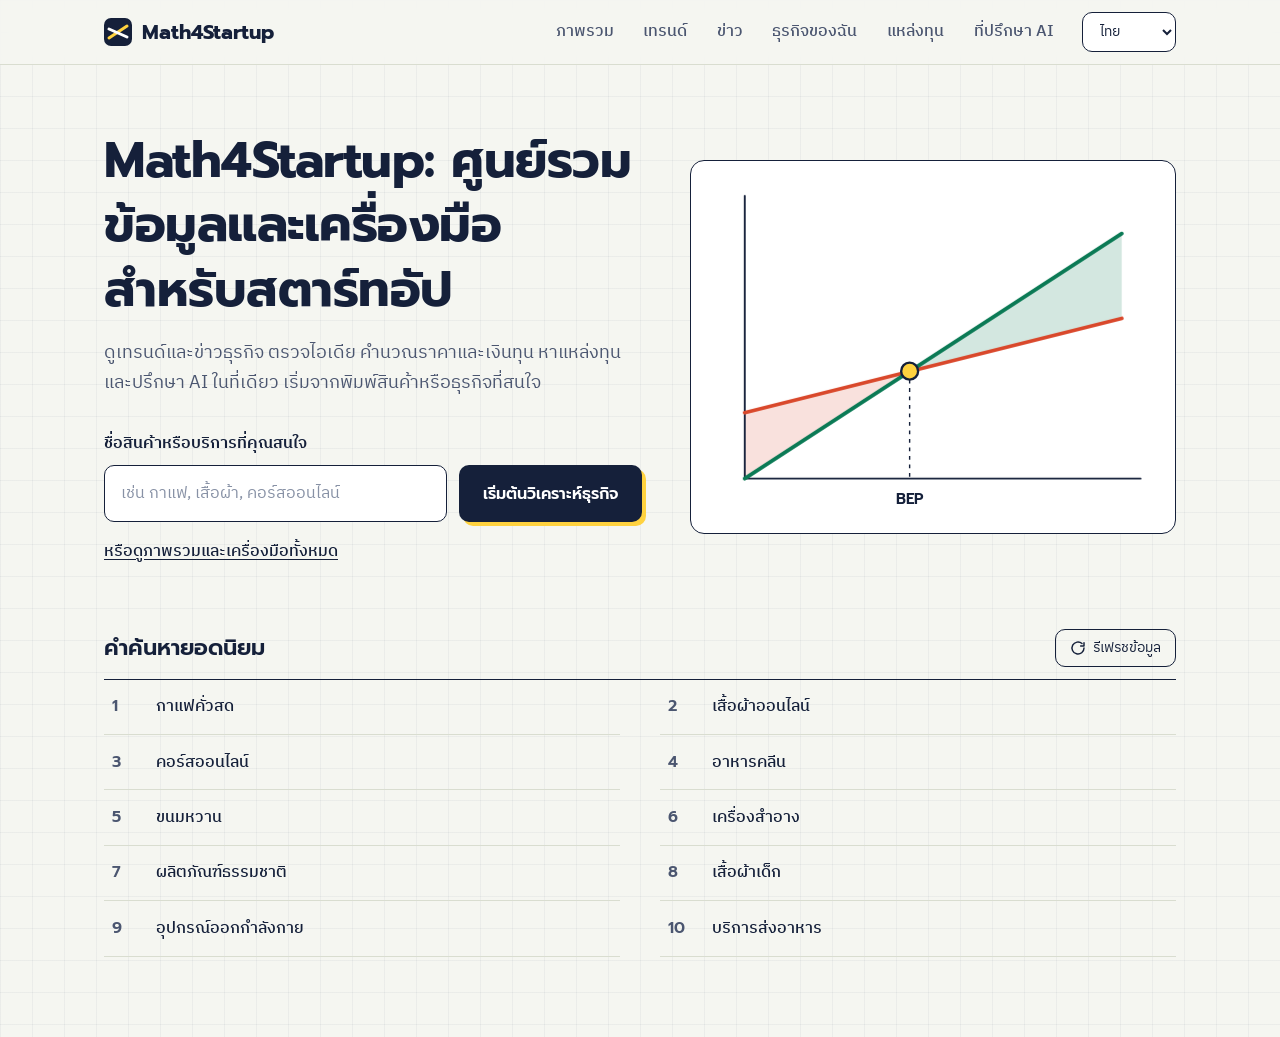
<file: index.html>
<!DOCTYPE html>
<html lang="th">

<head>
<meta charset="UTF-8">
<meta name="viewport" content="width=device-width, initial-scale=1">
<title>Math4Startup: AI-Powered Financial Decision Engine</title>
<link rel="preconnect" href="https://fonts.googleapis.com">
<link rel="preconnect" href="https://fonts.gstatic.com" crossorigin>
<link href="https://fonts.googleapis.com/css2?family=IBM+Plex+Sans+Thai:wght@400;500;600&family=Prompt:wght@500;600;700&display=swap" rel="stylesheet">
<link rel="stylesheet" href="style.css">
</head>

<body>
<header class="site-header">
  <div class="wrap bar">
    <a class="brand" href="index.html">
      <svg width="28" height="28" viewBox="0 0 28 28" aria-hidden="true">
        <rect width="28" height="28" rx="7" fill="#15203A"/>
        <path d="M5 20 L23 8" stroke="#FFD23F" stroke-width="3" stroke-linecap="round"/>
        <path d="M5 11 L23 19" stroke="#fff" stroke-width="3" stroke-linecap="round"/>
      </svg>
      Math4Startup
    </a>
    <nav class="main-nav" aria-label="Main">
        <a href="overview.html" data-i18n="navOverview">ภาพรวม</a>
        <a href="trends.html" data-i18n="navTrends">เทรนด์</a>
        <a href="news.html" data-i18n="navNews">ข่าว</a>
        <a href="mybiz.html" data-i18n="navMybiz">ธุรกิจของฉัน</a>
        <a href="funding.html" data-i18n="navFunding">แหล่งทุน</a>
        <a href="advisor.html" data-i18n="navAdvisor">ที่ปรึกษา AI</a>
      </nav>
      <div class="lang">
      <select id="languageSelect" onchange="setLanguage(this.value)" aria-label="Language">
        <option value="th" data-i18n="langThai">ไทย</option>
        <option value="en" data-i18n="langEnglish">English</option>
      </select>
    </div>
  </div>
</header>

<main class="wrap">
  <section class="hero">
    <div>
      <h1 data-i18n="heroTitle">Math4Startup: AI-Powered Financial Decision Engine</h1>
      <p class="hero-sub" data-i18n="heroSubtitle">เริ่มต้นด้วยการเลือกสินค้าที่คุณสนใจ หรือดูแนวโน้มสินค้าขายดีในตลาด</p>

      <div class="start">
        <label for="productName" data-i18n="labelProduct">ชื่อสินค้าหรือธุรกิจคุณสนใจ</label>
        <div class="start-row">
          <input class="field" type="text" id="productName" placeholder="เช่น กาแฟ, เสื้อผ้า, คอร์สออนไลน์" data-i18n-placeholder="productPlaceholder">
          <button class="btn" onclick="startAnalysis()" data-i18n="btnStart">เริ่มต้นวิเคราะห์ธุรกิจ</button>
        </div>
        <p class="hero-links"><a href="overview.html" data-i18n="exploreAll">หรือดูภาพรวมและเครื่องมือทั้งหมด</a></p>
      </div>
    </div>

    <figure class="sheet hero-chart" aria-hidden="true">
      <svg viewBox="0 0 480 360">
        <polygon class="zone" points="40,250 215,206 40,320" fill="#D9482B" fill-opacity=".16"/>
        <polygon class="zone" points="215,206 440,150 440,60" fill="#0B7A55" fill-opacity=".18"/>
        <g stroke="#15203A" stroke-width="2" stroke-linecap="round">
          <line x1="40" y1="20" x2="40" y2="320"/>
          <line x1="40" y1="320" x2="460" y2="320"/>
        </g>
        <line class="draw" pathLength="1" x1="40" y1="250" x2="440" y2="150" stroke="#D9482B" stroke-width="4" stroke-linecap="round"/>
        <line class="draw" pathLength="1" x1="40" y1="320" x2="440" y2="60" stroke="#0B7A55" stroke-width="4" stroke-linecap="round"/>
        <g class="bep">
          <line x1="215" y1="215" x2="215" y2="320" stroke="#15203A" stroke-width="1.5" stroke-dasharray="4 5"/>
          <circle cx="215" cy="206" r="9" fill="#FFD23F" stroke="#15203A" stroke-width="2.5"/>
          <text x="215" y="347" text-anchor="middle" font-family="Prompt, sans-serif" font-weight="600" font-size="16" fill="#15203A">BEP</text>
        </g>
      </svg>
    </figure>
  </section>

  <section class="trending">
    <div class="section-head">
      <h2 data-i18n="trendingTitle">ธุรกิจแนะนำในช่วงนี้จาก AI</h2>
      <button class="ghost-btn" id="refreshBtn" onclick="refreshTrending()">
        <svg width="16" height="16" viewBox="0 0 24 24" fill="none" stroke="currentColor" stroke-width="2.2" stroke-linecap="round" stroke-linejoin="round" aria-hidden="true"><path d="M21 12a9 9 0 1 1-3-6.7"/><path d="M21 4v5h-5"/></svg>
        <span data-i18n="refreshBtn">รีเฟรชข้อมูล</span>
      </button>
    </div>
    <ol class="trend-list" id="trendingGrid"><!-- ข้อมูลจะถูกโหลดด้วย JavaScript --></ol>
  </section>
</main>

<script src="i18n.js"></script>
<script>

const fallbackTrends = [
  "กาแฟคั่วสด", "เสื้อผ้าออนไลน์", "คอร์สออนไลน์", "อาหารคลีน", "ขนมหวาน",
  "เครื่องสำอาง", "ผลิตภัณฑ์ธรรมชาติ", "เสื้อผ้าเด็ก", "อุปกรณ์ออกกำลังกาย", "บริการส่งอาหาร"
];

const grid = document.getElementById('trendingGrid');
const refreshBtn = document.getElementById('refreshBtn');
const productInput = document.getElementById('productName');

function getLang() { return localStorage.getItem("language") || "th"; }

function escapeHtml(s) {
  return String(s).replace(/[&<>"']/g, c => ({ '&': '&amp;', '<': '&lt;', '>': '&gt;', '"': '&quot;', "'": '&#39;' }[c]));
}

function showSkeleton() {
  grid.innerHTML = '<li class="skeleton"></li>'.repeat(10);
}

async function loadTrendingProductsFromAPI() {
  refreshBtn.disabled = true;
  showSkeleton();
  const controller = new AbortController();
  const timer = setTimeout(() => controller.abort(), 10000);
  try {
    const response = await fetch('https://pytrends-api-qu8c.onrender.com//api/trends', { signal: controller.signal });
    const data = await response.json();

    if (!data.trends || data.trends.length === 0) throw new Error("ไม่มีข้อมูล trends");
    renderTrends(data.trends.slice(0, 10));
  } catch (error) {
    console.error("❌ โหลดเทรนด์ล้มเหลว:", error);
    renderTrends(fallbackTrends);
  } finally {
    clearTimeout(timer);
    refreshBtn.disabled = false;
  }
}

function renderTrends(trendList) {
  grid.innerHTML = trendList.map((name, index) => `
    <li>
      <button type="button" class="trend-row" data-name="${escapeHtml(name)}">
        <span class="rank">${index + 1}</span>
        <span class="name">${escapeHtml(name)}</span>
      </button>
    </li>
  `).join('');
}

grid.addEventListener('click', e => {
  const row = e.target.closest('.trend-row');
  if (row) selectProduct(row.dataset.name, row);
});

function selectProduct(productName, row) {
  productInput.value = productName;
  grid.querySelectorAll('.trend-row.is-selected').forEach(el => el.classList.remove('is-selected'));
  if (row) row.classList.add('is-selected');
  const calm = window.matchMedia('(prefers-reduced-motion: reduce)').matches;
  productInput.scrollIntoView({ behavior: calm ? 'auto' : 'smooth', block: 'center' });
  productInput.focus({ preventScroll: true });
}

function refreshTrending() {
  loadTrendingProductsFromAPI();
}

function startAnalysis() {
  const lang = getLang();
  const productName = productInput.value.trim();
  if (!productName) {
    const alertMsg = lang === "th" ? "กรุณากรอกชื่อสินค้าหรือบริการ" : "Please enter product or service name";
    alert(alertMsg);
    return;
  }
  localStorage.setItem('selectedProduct', productName);
  window.location.href = 'mybiz.html';
}

productInput.addEventListener('keydown', e => { if (e.key === 'Enter') startAnalysis(); });
document.getElementById('languageSelect').value = getLang();

// เรียกตอนโหลดหน้า
loadTrendingProductsFromAPI();
</script>
</body>

</html>
</file>
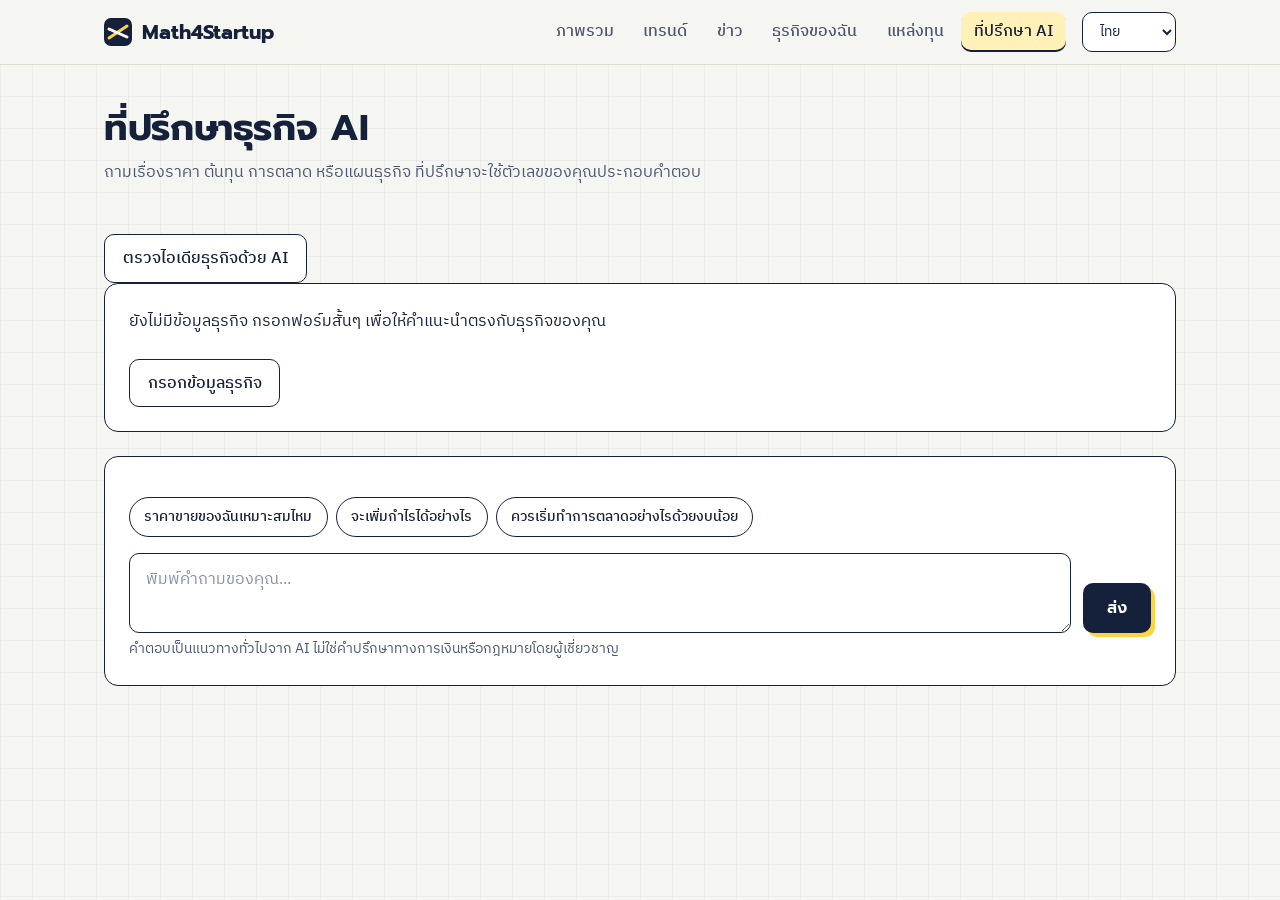
<file: advisor.html>
<!DOCTYPE html>
<html lang="th">

<head>
  <meta charset="UTF-8">
  <title>ที่ปรึกษาธุรกิจ AI</title>
  <meta name="viewport" content="width=device-width, initial-scale=1">
  <link rel="preconnect" href="https://fonts.googleapis.com">
  <link rel="preconnect" href="https://fonts.gstatic.com" crossorigin>
  <link href="https://fonts.googleapis.com/css2?family=IBM+Plex+Sans+Thai:wght@400;500;600&family=Prompt:wght@500;600;700&display=swap" rel="stylesheet">
  <link rel="stylesheet" href="style.css">
  <link rel="stylesheet" href="dashboard.css">
</head>

<body>
  <header class="site-header">
    <div class="wrap bar">
      <a class="brand" href="index.html">
        <svg width="28" height="28" viewBox="0 0 28 28" aria-hidden="true">
          <rect width="28" height="28" rx="7" fill="#15203A"/>
          <path d="M5 20 L23 8" stroke="#FFD23F" stroke-width="3" stroke-linecap="round"/>
          <path d="M5 11 L23 19" stroke="#fff" stroke-width="3" stroke-linecap="round"/>
        </svg>
        Math4Startup
      </a>
      <nav class="main-nav" aria-label="Main">
        <a href="overview.html" data-i18n="navOverview">ภาพรวม</a>
        <a href="trends.html" data-i18n="navTrends">เทรนด์</a>
        <a href="news.html" data-i18n="navNews">ข่าว</a>
        <a href="mybiz.html" data-i18n="navMybiz">ธุรกิจของฉัน</a>
        <a href="funding.html" data-i18n="navFunding">แหล่งทุน</a>
        <a href="advisor.html" data-i18n="navAdvisor" aria-current="page">ที่ปรึกษา AI</a>
      </nav>
      <div class="lang">
        <select id="languageSelect" onchange="setLanguage(this.value)" aria-label="Language">
          <option value="th" data-i18n="langThai">ไทย</option>
          <option value="en" data-i18n="langEnglish">English</option>
        </select>
      </div>
    </div>
  </header>

  <main class="container">
    <div class="header">
      <h1 data-i18n="advisorTitle">ที่ปรึกษาธุรกิจ AI</h1>
      <p data-i18n="advisorSubtitle">ถามเรื่องราคา ต้นทุน การตลาด หรือแผนธุรกิจ ที่ปรึกษาจะใช้ตัวเลขของคุณประกอบคำตอบ</p>
    </div>

    <p><a class="nav-link" href="idea.html" data-i18n="ideaLink">ตรวจไอเดียธุรกิจด้วย AI</a></p>

    <section class="section-card" id="ctxCard"></section>

    <section class="section-card">
      <div class="chat-log" id="chatLog" aria-live="polite"></div>

      <div class="starters" id="starters">
        <button type="button" class="chip" data-i18n="advisorStarter1">ราคาขายของฉันเหมาะสมไหม</button>
        <button type="button" class="chip" data-i18n="advisorStarter2">จะเพิ่มกำไรได้อย่างไร</button>
        <button type="button" class="chip" data-i18n="advisorStarter3">ควรเริ่มทำการตลาดอย่างไรด้วยงบน้อย</button>
      </div>

      <form class="chat-form" id="chatForm">
        <textarea id="chatInput" class="field" rows="2" maxlength="1000" aria-label="Message"
          placeholder="พิมพ์คำถามของคุณ..." data-i18n-placeholder="advisorPlaceholder"></textarea>
        <button type="submit" data-i18n="advisorSend">ส่ง</button>
      </form>
      <p class="help-text" data-i18n="advisorDisclaimer">คำตอบเป็นแนวทางทั่วไปจาก AI ไม่ใช่คำปรึกษาทางการเงินหรือกฎหมายโดยผู้เชี่ยวชาญ</p>
    </section>
  </main>

  <script src="i18n.js"></script>
  <script>
    const log = document.getElementById('chatLog');
    const form = document.getElementById('chatForm');
    const input = document.getElementById('chatInput');
    const starters = document.getElementById('starters');
    const ctxCard = document.getElementById('ctxCard');
    let history = [];
    let busy = false;

    const lang = () => localStorage.getItem('language') || 'th';
    const t = key => getTranslation(key);
    const esc = s => String(s).replace(/[&<>"']/g, c => ({ '&': '&amp;', '<': '&lt;', '>': '&gt;', '"': '&quot;', "'": '&#39;' }[c]));
    const fmt = n => Number(n).toLocaleString('th-TH', { maximumFractionDigits: 1 });

    function loadBiz() {
      try {
        const d = JSON.parse(localStorage.getItem('businessData') || 'null');
        if (d && d.price > 0 && d.cost >= 0 && d.units >= 0 && d.expense >= 0) return d;
      } catch (e) { }
      return null;
    }

    function renderContext() {
      const wasChecked = !document.getElementById('useCtx') || document.getElementById('useCtx').checked;
      const biz = loadBiz();
      if (!biz) {
        ctxCard.innerHTML = `<p>${esc(t('advisorNoContext'))}</p><a class="nav-link" href="mybiz.html">${esc(t('advisorNoContextLink'))}</a>`;
        return;
      }
      const unit = biz.price - biz.cost;
      const profit = unit * biz.units - biz.expense;
      const be = unit > 0 ? Math.ceil(biz.expense / unit) : '-';
      const margin = biz.price * biz.units > 0 ? profit / (biz.price * biz.units) * 100 : 0;
      ctxCard.innerHTML = `
        <h3 class="card-title">${esc(t('advisorContextTitle'))}: <span>${esc(biz.productName)}</span></h3>
        <div class="metrics-grid">
          <div class="metric-card"><div class="metric-value">${fmt(biz.price * biz.units)} ฿</div><div class="metric-label">${esc(t('monthlyRevenue'))}</div></div>
          <div class="metric-card"><div class="metric-value ${profit >= 0 ? 'positive' : 'negative'}">${fmt(profit)} ฿</div><div class="metric-label">${esc(t('monthlyProfit'))}</div></div>
          <div class="metric-card"><div class="metric-value">${margin.toFixed(1)}%</div><div class="metric-label">${esc(t('profitMargin'))}</div></div>
          <div class="metric-card"><div class="metric-value">${be}</div><div class="metric-label">${esc(t('breakeven'))}</div></div>
        </div>
        <label class="check"><input type="checkbox" id="useCtx" ${wasChecked ? 'checked' : ''}> ${esc(t('advisorUseContext'))}</label>`;
    }

    function addMsg(role, text, pending) {
      const el = document.createElement('div');
      el.className = 'msg ' + (role === 'user' ? 'msg-user' : 'msg-ai') + (pending ? ' pending' : '');
      el.textContent = text;
      log.appendChild(el);
      el.scrollIntoView({ block: 'nearest', behavior: 'smooth' });
      return el;
    }

    async function send(text) {
      text = text.trim();
      if (!text || busy) return;
      busy = true;
      starters.hidden = true;
      input.value = '';
      addMsg('user', text);
      history.push({ role: 'user', content: text });
      const pending = addMsg('assistant', t('advisorThinking'), true);

      try {
        const biz = loadBiz();
        const useCtx = document.getElementById('useCtx');
        const context = (biz && useCtx && useCtx.checked)
          ? { productName: biz.productName, price: biz.price, cost: biz.cost, units: biz.units, expense: biz.expense }
          : null;
        const res = await fetch('/api/advisor', {
          method: 'POST',
          headers: { 'Content-Type': 'application/json' },
          body: JSON.stringify({ messages: history.slice(-10), lang: lang(), context })
        });
        if (!(res.headers.get('content-type') || '').includes('json')) throw new Error('not_configured');
        const data = await res.json();
        if (!res.ok || !data.reply) throw new Error(data.error || 'error');
        pending.textContent = data.reply;
        pending.classList.remove('pending');
        history.push({ role: 'assistant', content: data.reply });
      } catch (err) {
        console.error(err);
        pending.textContent = err.message === 'not_configured' ? t('aiNotReady') : t('advisorError');
        pending.classList.remove('pending');
        pending.classList.add('error');
        history.pop(); // drop the unanswered question so a retry doesn't duplicate it
      }
      busy = false;
    }

    form.addEventListener('submit', e => { e.preventDefault(); send(input.value); });
    input.addEventListener('keydown', e => {
      if (e.key === 'Enter' && !e.shiftKey && !e.isComposing) { e.preventDefault(); send(input.value); }
    });
    starters.addEventListener('click', e => {
      const chip = e.target.closest('.chip');
      if (chip) send(chip.textContent);
    });

    renderContext();
    document.getElementById('languageSelect').addEventListener('change', renderContext);
  </script>
</body>

</html>
</file>
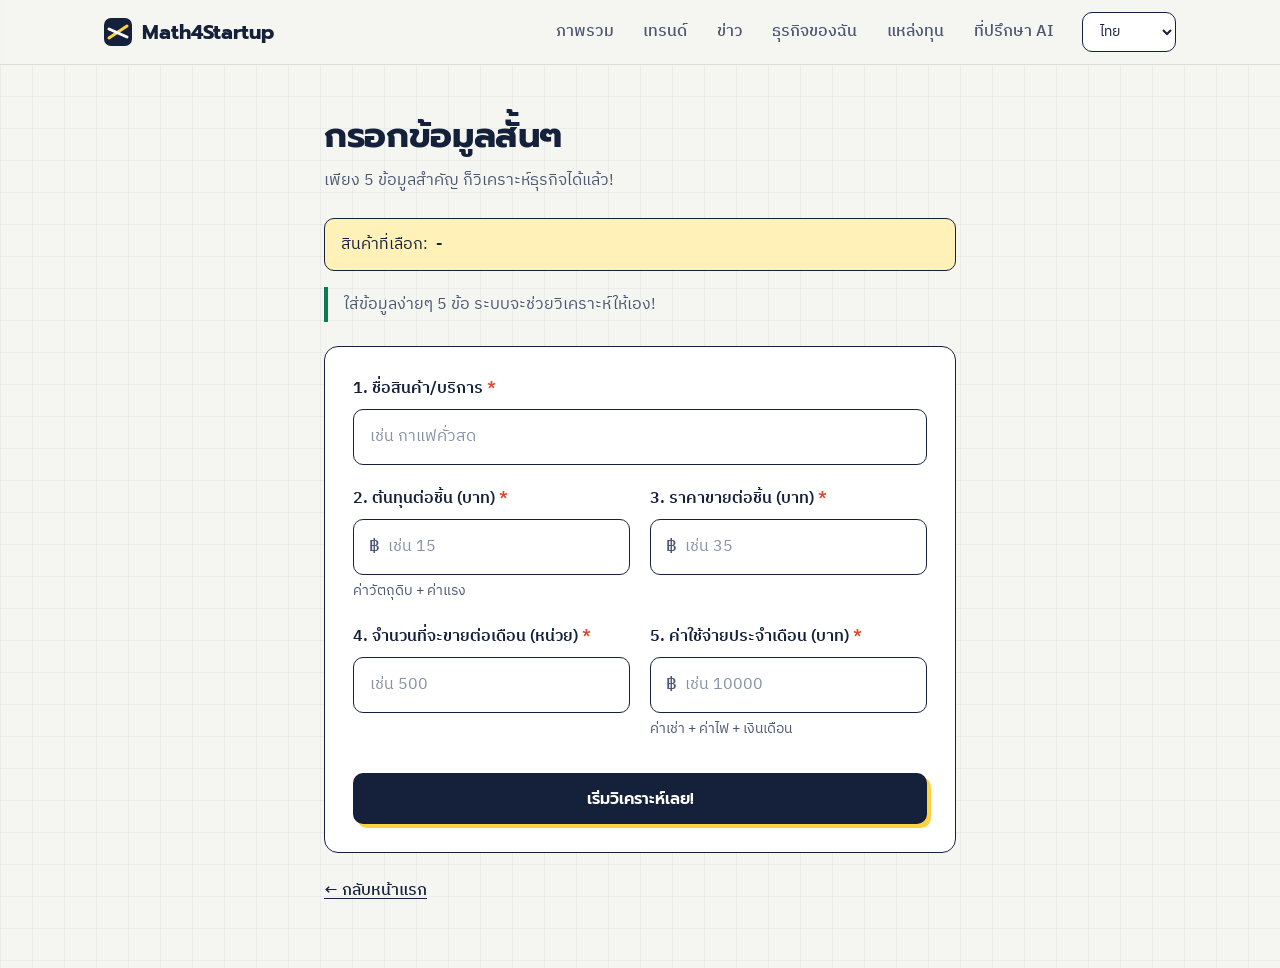
<file: form.html>
<!DOCTYPE html>
<html lang="th">

<head>
  <meta charset="UTF-8">
  <meta name="viewport" content="width=device-width, initial-scale=1">
  <title>กรอกข้อมูลธุรกิจ</title>
  <link rel="preconnect" href="https://fonts.googleapis.com">
  <link rel="preconnect" href="https://fonts.gstatic.com" crossorigin>
  <link href="https://fonts.googleapis.com/css2?family=IBM+Plex+Sans+Thai:wght@400;500;600&family=Prompt:wght@500;600;700&display=swap" rel="stylesheet">
  <link rel="stylesheet" href="style.css">
</head>

<body>
  <header class="site-header">
    <div class="wrap bar">
      <a class="brand" href="index.html">
        <svg width="28" height="28" viewBox="0 0 28 28" aria-hidden="true">
          <rect width="28" height="28" rx="7" fill="#15203A"/>
          <path d="M5 20 L23 8" stroke="#FFD23F" stroke-width="3" stroke-linecap="round"/>
          <path d="M5 11 L23 19" stroke="#fff" stroke-width="3" stroke-linecap="round"/>
        </svg>
        Math4Startup
      </a>
      <nav class="main-nav" aria-label="Main">
        <a href="overview.html" data-i18n="navOverview">ภาพรวม</a>
        <a href="trends.html" data-i18n="navTrends">เทรนด์</a>
        <a href="news.html" data-i18n="navNews">ข่าว</a>
        <a href="mybiz.html" data-i18n="navMybiz">ธุรกิจของฉัน</a>
        <a href="funding.html" data-i18n="navFunding">แหล่งทุน</a>
        <a href="advisor.html" data-i18n="navAdvisor">ที่ปรึกษา AI</a>
      </nav>
      <div class="lang">
        <select id="languageSelect" onchange="setLanguage(this.value)" aria-label="Language">
          <option value="th" data-i18n="langThai">ไทย</option>
          <option value="en" data-i18n="langEnglish">English</option>
        </select>
      </div>
    </div>
  </header>

  <main class="wrap narrow">
    <div class="page-head">
      <h1 data-i18n="form_title">กรอกข้อมูลสั้นๆ</h1>
      <p data-i18n="form_subtitle">เพียง 5 ข้อมูลสำคัญ ก็วิเคราะห์ธุรกิจได้แล้ว!</p>
    </div>

    <div class="selected">
      <span data-i18n="selected_product">สินค้าที่เลือก:</span>
      <strong id="selectedProductName">-</strong>
    </div>

    <p class="note" data-i18n="quick_note">ใส่ข้อมูลง่ายๆ 5 ข้อ ระบบจะช่วยวิเคราะห์ให้เอง!</p>

    <div class="sheet form-sheet">
      <form id="businessForm" novalidate>

        <div class="form-group">
          <label for="productName"><span data-i18n="label_product">1. ชื่อสินค้า/บริการ</span> <span class="required">*</span></label>
          <input class="field" type="text" id="productName" required placeholder="เช่น กาแฟคั่วสด">
        </div>

        <div class="grid-2">
          <div class="form-group">
            <label for="cost"><span data-i18n="label_cost">2. ต้นทุนต่อหน่วย (บาท)</span> <span class="required">*</span></label>
            <div class="affix"><span>฿</span><input class="field" type="number" id="cost" step="0.01" required placeholder="เช่น 15" data-i18n-placeholder="costPlaceholder"></div>
            <div class="help-text" data-i18n="help_text_cost">ค่าวัตถุดิบ + ค่าแรง</div>
          </div>

          <div class="form-group">
            <label for="price"><span data-i18n="label_price">3. ราคาขายต่อหน่วย (บาท)</span> <span class="required">*</span></label>
            <div class="affix"><span>฿</span><input class="field" type="number" id="price" step="0.01" required placeholder="เช่น 25" data-i18n-placeholder="pricePlaceholder"></div>
          </div>
        </div>

        <div class="grid-2">
          <div class="form-group">
            <label for="units"><span data-i18n="label_units">4. จำนวนที่จะขายต่อเดือน (หน่วย)</span> <span class="required">*</span></label>
            <input class="field" type="number" id="units" required placeholder="เช่น 500" data-i18n-placeholder="unitsPlaceholder">
          </div>

          <div class="form-group">
            <label for="expense"><span data-i18n="label_expense">5. ค่าใช้จ่ายคงที่ต่อเดือน (บาท)</span> <span class="required">*</span></label>
            <div class="affix"><span>฿</span><input class="field" type="number" id="expense" step="0.01" required placeholder="เช่น 3000" data-i18n-placeholder="expensePlaceholder"></div>
            <div class="help-text" data-i18n="help_text">ค่าเช่า + ค่าไฟ + เงินเดือน</div>
          </div>
        </div>

        <button type="submit" class="btn btn-block" data-i18n="btn_submit">เริ่มวิเคราะห์เลย!</button>
      </form>
    </div>

    <a href="index.html" class="back" data-i18n="back_home">← กลับหน้าแรก</a>
  </main>

  <script>
    // โหลดชื่อสินค้าที่เลือกจากหน้าแรก
    const selectedProduct = localStorage.getItem('selectedProduct');
    if (selectedProduct) {
      document.getElementById('selectedProductName').textContent = selectedProduct;
      document.getElementById('productName').value = selectedProduct;
    }

    const getLang = () => localStorage.getItem('language') || 'th';
    const markInvalid = (el, bad) => el.classList.toggle('is-invalid', bad);

    // เอาสีแดงออกทันทีเมื่อเริ่มพิมพ์แก้
    document.querySelectorAll('#businessForm .field').forEach(el =>
      el.addEventListener('input', () => markInvalid(el, false)));

    document.getElementById('businessForm').addEventListener('submit', function (e) {
      e.preventDefault();

      // ตรวจสอบข้อมูลที่จำเป็น
      const requiredFields = ['productName', 'cost', 'price', 'units', 'expense'];
      let isValid = true;

      requiredFields.forEach(fieldId => {
        const field = document.getElementById(fieldId);
        const empty = !field.value.trim();
        markInvalid(field, empty);
        if (empty) isValid = false;
      });

      if (!isValid) {
        const message = getLang() === 'th' ? 'กรุณากรอกข้อมูลให้ครบถ้วน' : 'Please fill in all required fields';
        alert(message);
        return;
      }
      // ตรวจสอบว่าราคาขายมากกว่าต้นทุนหรือไม่
      const cost = parseFloat(document.getElementById('cost').value);
      const price = parseFloat(document.getElementById('price').value);

      if (price <= cost) {
        const message = getLang() === 'th' ? '❗ ราคาขายต้องมากกว่าต้นทุน' : '❗ Selling price must be higher than cost';
        alert(message);
        markInvalid(document.getElementById('price'), true);
        document.getElementById('price').focus();
        return; // หยุดการส่งฟอร์ม
      }

      // รวบรวมข้อมูล
      const businessData = {
        productName: document.getElementById('productName').value,
        cost: parseFloat(document.getElementById('cost').value),
        price: parseFloat(document.getElementById('price').value),
        units: parseFloat(document.getElementById('units').value),
        expense: parseFloat(document.getElementById('expense').value),

        // ค่าดีฟอลต์สำหรับข้อมูลอื่นๆ
        businessType: 'retail',
        productDescription: 'ไม่ได้ระบุ',
        initialCapital: 0,
        workingCapital: 0,
        targetMarket: 'ลูกค้าทั่วไป',
        salesChannel: 'both',
        competitorCount: 'moderate',
        advantage: 'คุณภาพดี',
        employeeCount: 1,
        businessLocation: 'home',
        businessDuration: 'new',
        revenueGoal: 0,
        createdAt: new Date().toISOString()
      };

      // บันทึกข้อมูล
      localStorage.setItem('businessData', JSON.stringify(businessData));

      // ไปหน้าวิเคราะห์
      window.location.href = 'analyze.html';
    });

  </script>

  <script src="i18n.js"></script>
</body>

</html>
</file>
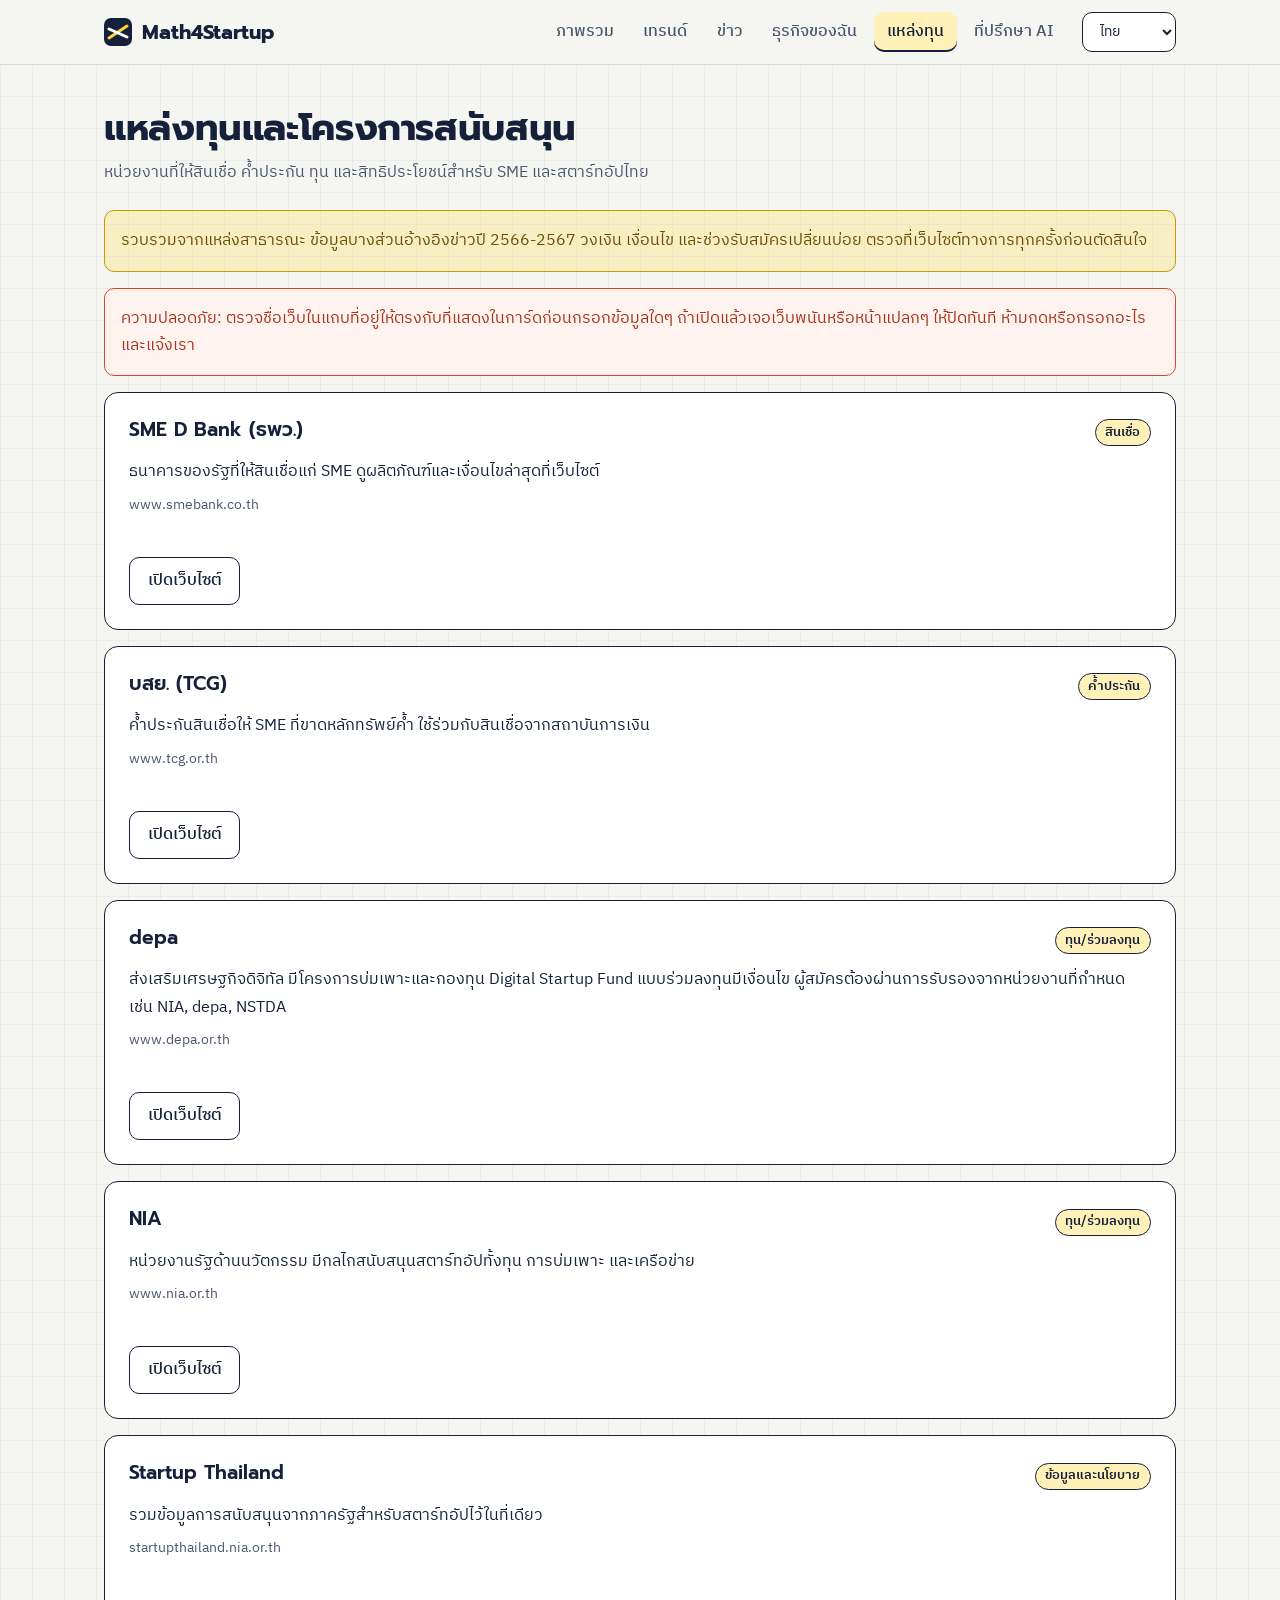
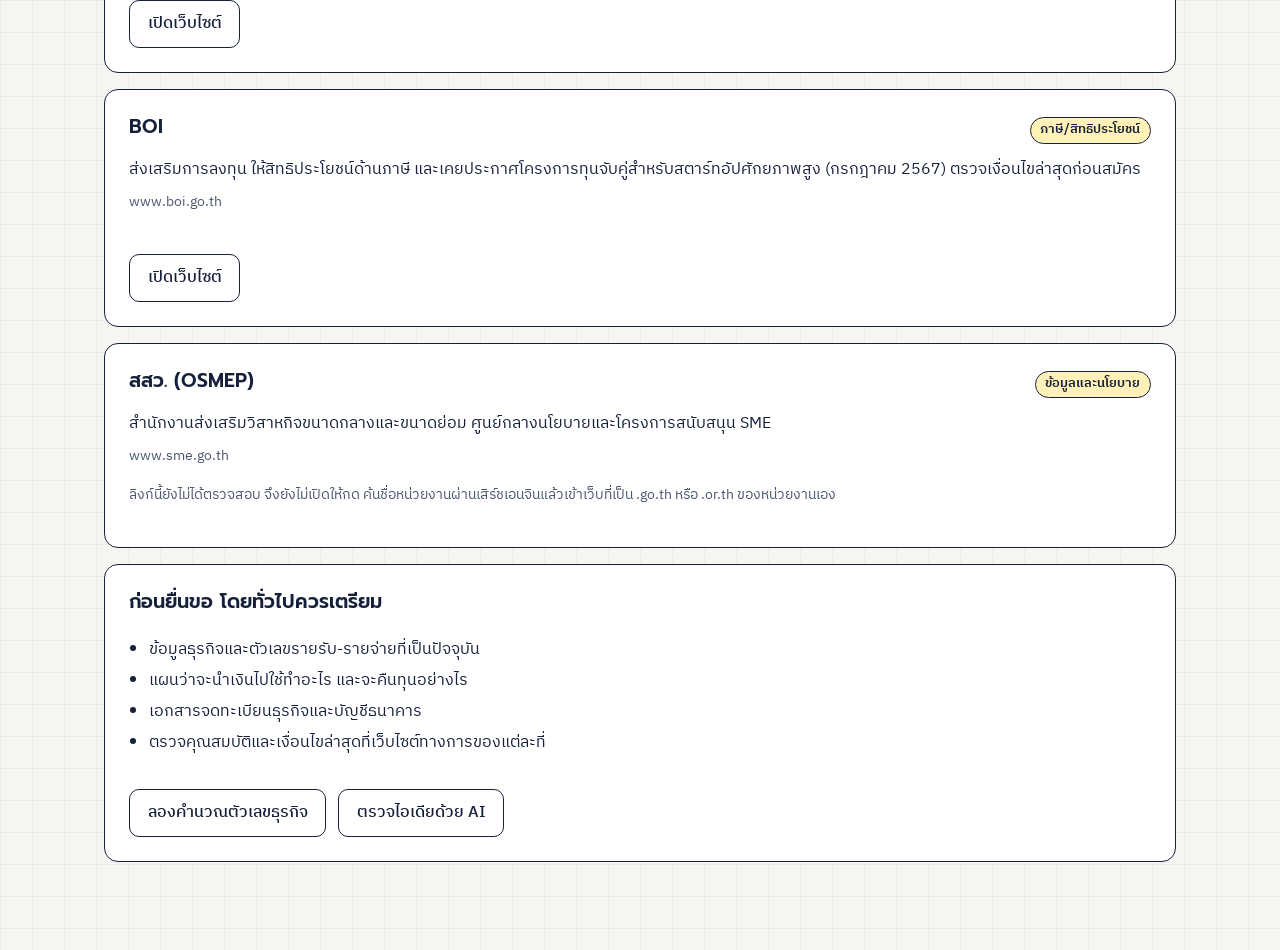
<file: funding.html>
<!DOCTYPE html>
<html lang="th">

<head>
  <meta charset="UTF-8">
  <title>แหล่งทุน</title>
  <meta name="viewport" content="width=device-width, initial-scale=1">
  <link rel="preconnect" href="https://fonts.googleapis.com">
  <link rel="preconnect" href="https://fonts.gstatic.com" crossorigin>
  <link href="https://fonts.googleapis.com/css2?family=IBM+Plex+Sans+Thai:wght@400;500;600&family=Prompt:wght@500;600;700&display=swap" rel="stylesheet">
  <link rel="stylesheet" href="style.css">
  <link rel="stylesheet" href="dashboard.css">
</head>

<body>
  <header class="site-header">
    <div class="wrap bar">
      <a class="brand" href="index.html">
        <svg width="28" height="28" viewBox="0 0 28 28" aria-hidden="true">
          <rect width="28" height="28" rx="7" fill="#15203A"/>
          <path d="M5 20 L23 8" stroke="#FFD23F" stroke-width="3" stroke-linecap="round"/>
          <path d="M5 11 L23 19" stroke="#fff" stroke-width="3" stroke-linecap="round"/>
        </svg>
        Math4Startup
      </a>
      <nav class="main-nav" aria-label="Main">
        <a href="overview.html" data-i18n="navOverview">ภาพรวม</a>
        <a href="trends.html" data-i18n="navTrends">เทรนด์</a>
        <a href="news.html" data-i18n="navNews">ข่าว</a>
        <a href="mybiz.html" data-i18n="navMybiz">ธุรกิจของฉัน</a>
        <a href="funding.html" data-i18n="navFunding" aria-current="page">แหล่งทุน</a>
        <a href="advisor.html" data-i18n="navAdvisor">ที่ปรึกษา AI</a>
      </nav>
      <div class="lang">
        <select id="languageSelect" onchange="setLanguage(this.value)" aria-label="Language">
          <option value="th" data-i18n="langThai">ไทย</option>
          <option value="en" data-i18n="langEnglish">English</option>
        </select>
      </div>
    </div>
  </header>

  <main class="container">
    <div class="header">
      <h1 data-i18n="fdTitle">แหล่งทุนและโครงการสนับสนุน</h1>
      <p data-i18n="fdSubtitle"></p>
    </div>
    <p class="alert-warning" data-i18n="fdNote"></p>
    <p class="alert-danger" data-i18n="fdSafety"></p>
    <div class="fund-list" id="fundList"></div>

    <section class="section-card">
      <h3 class="card-title" data-i18n="fdPrepTitle"></h3>
      <ul class="plain-list">
        <li data-i18n="fdPrep1"></li><li data-i18n="fdPrep2"></li><li data-i18n="fdPrep3"></li><li data-i18n="fdPrep4"></li>
      </ul>
      <div class="nav-links">
        <a class="nav-link" href="mybiz.html" data-i18n="fdLinkTools"></a>
        <a class="nav-link" href="idea.html" data-i18n="fdLinkIdea"></a>
      </div>
    </section>
  </main>

  <script src="i18n.js"></script>
  <script src="lib.js"></script>
  <script>
    Object.assign(translations.th, {
  "navFunding": "แหล่งทุน",
  "fdTitle": "แหล่งทุนและโครงการสนับสนุน",
  "fdSubtitle": "หน่วยงานที่ให้สินเชื่อ ค้ำประกัน ทุน และสิทธิประโยชน์สำหรับ SME และสตาร์ทอัปไทย",
  "fdNote": "รวบรวมจากแหล่งสาธารณะ ข้อมูลบางส่วนอ้างอิงข่าวปี 2566-2567 วงเงิน เงื่อนไข และช่วงรับสมัครเปลี่ยนบ่อย ตรวจที่เว็บไซต์ทางการทุกครั้งก่อนตัดสินใจ",
  "fdTagLoan": "สินเชื่อ",
  "fdTagGuarantee": "ค้ำประกัน",
  "fdTagGrant": "ทุน/ร่วมลงทุน",
  "fdTagTax": "ภาษี/สิทธิประโยชน์",
  "fdTagInfo": "ข้อมูลและนโยบาย",
  "fdVisit": "เปิดเว็บไซต์",
  "fdPrepTitle": "ก่อนยื่นขอ โดยทั่วไปควรเตรียม",
  "fdPrep1": "ข้อมูลธุรกิจและตัวเลขรายรับ-รายจ่ายที่เป็นปัจจุบัน",
  "fdPrep2": "แผนว่าจะนำเงินไปใช้ทำอะไร และจะคืนทุนอย่างไร",
  "fdPrep3": "เอกสารจดทะเบียนธุรกิจและบัญชีธนาคาร",
  "fdPrep4": "ตรวจคุณสมบัติและเงื่อนไขล่าสุดที่เว็บไซต์ทางการของแต่ละที่",
  "fdLinkTools": "ลองคำนวณตัวเลขธุรกิจ",
  "fdLinkIdea": "ตรวจไอเดียด้วย AI"
});
    Object.assign(translations.en, {
  "navFunding": "Funding",
  "fdTitle": "Funding and support programs",
  "fdSubtitle": "Agencies offering loans, guarantees, grants and benefits for Thai SMEs and startups",
  "fdNote": "Compiled from public sources, some based on 2023-2024 news. Amounts, conditions and application windows change often, so always check the official website.",
  "fdTagLoan": "Loans",
  "fdTagGuarantee": "Guarantee",
  "fdTagGrant": "Grants / co-investment",
  "fdTagTax": "Tax / benefits",
  "fdTagInfo": "Info & policy",
  "fdVisit": "Visit website",
  "fdPrepTitle": "Before applying, you generally need",
  "fdPrep1": "Up-to-date business information and income/expense figures",
  "fdPrep2": "A plan for how you will use the money and pay it back",
  "fdPrep3": "Business registration documents and a bank account",
  "fdPrep4": "To check current eligibility and terms on each official website",
  "fdLinkTools": "Run your business numbers",
  "fdLinkIdea": "Check your idea with AI"
});

    Object.assign(translations.th, {
      fdSafety: "ความปลอดภัย: ตรวจชื่อเว็บในแถบที่อยู่ให้ตรงกับที่แสดงในการ์ดก่อนกรอกข้อมูลใดๆ ถ้าเปิดแล้วเจอเว็บพนันหรือหน้าแปลกๆ ให้ปิดทันที ห้ามกดหรือกรอกอะไร และแจ้งเรา",
      fdUnchecked: "ลิงก์นี้ยังไม่ได้ตรวจสอบ จึงยังไม่เปิดให้กด ค้นชื่อหน่วยงานผ่านเสิร์ชเอนจินแล้วเข้าเว็บที่เป็น .go.th หรือ .or.th ของหน่วยงานเอง" });
    Object.assign(translations.en, {
      fdSafety: "Safety: check that the address bar matches the site shown on the card before entering anything. If you land on a gambling or strange page, close it immediately and do not click or type anything, then tell us.",
      fdUnchecked: "This link has not been checked, so it is not clickable yet. Search for the agency's name and use its own .go.th or .or.th site." });

    const ORGS = [
      { name: 'SME D Bank (ธพว.)', url: 'https://www.smebank.co.th', tag: 'Loan',
        th: 'ธนาคารของรัฐที่ให้สินเชื่อแก่ SME ดูผลิตภัณฑ์และเงื่อนไขล่าสุดที่เว็บไซต์',
        en: 'State-owned bank lending to SMEs. See current products and terms on its website.' },
      { name: 'บสย. (TCG)', url: 'https://www.tcg.or.th', tag: 'Guarantee',
        th: 'ค้ำประกันสินเชื่อให้ SME ที่ขาดหลักทรัพย์ค้ำ ใช้ร่วมกับสินเชื่อจากสถาบันการเงิน',
        en: 'Credit guarantee for SMEs that lack collateral, used together with loans from financial institutions.' },
      { name: 'depa', url: 'https://www.depa.or.th', tag: 'Grant',
        th: 'ส่งเสริมเศรษฐกิจดิจิทัล มีโครงการบ่มเพาะและกองทุน Digital Startup Fund แบบร่วมลงทุนมีเงื่อนไข ผู้สมัครต้องผ่านการรับรองจากหน่วยงานที่กำหนด เช่น NIA, depa, NSTDA',
        en: 'Digital economy agency with accelerator programs and the Digital Startup Fund (conditional co-investment). Applicants must be certified by designated agencies such as NIA, depa or NSTDA.' },
      { name: 'NIA', url: 'https://www.nia.or.th', tag: 'Grant',
        th: 'หน่วยงานรัฐด้านนวัตกรรม มีกลไกสนับสนุนสตาร์ทอัปทั้งทุน การบ่มเพาะ และเครือข่าย',
        en: 'Government innovation agency with startup support covering funding, incubation and networking.' },
      { name: 'Startup Thailand', url: 'https://startupthailand.nia.or.th', tag: 'Info',
        th: 'รวมข้อมูลการสนับสนุนจากภาครัฐสำหรับสตาร์ทอัปไว้ในที่เดียว',
        en: 'A single place listing government support available to startups.' },
      { name: 'BOI', url: 'https://www.boi.go.th', tag: 'Tax',
        th: 'ส่งเสริมการลงทุน ให้สิทธิประโยชน์ด้านภาษี และเคยประกาศโครงการทุนจับคู่สำหรับสตาร์ทอัปศักยภาพสูง (กรกฎาคม 2567) ตรวจเงื่อนไขล่าสุดก่อนสมัคร',
        en: 'Investment promotion with tax benefits, and a matching-fund scheme for high-potential startups announced in July 2024. Check current terms before applying.' },
      { name: 'สสว. (OSMEP)', url: 'https://www.sme.go.th', tag: 'Info', unchecked: true,
        th: 'สำนักงานส่งเสริมวิสาหกิจขนาดกลางและขนาดย่อม ศูนย์กลางนโยบายและโครงการสนับสนุน SME',
        en: 'Office of SMEs Promotion, the central body for SME policy and support programs.' }
    ];
    const TAGS = { Loan: 'fdTagLoan', Guarantee: 'fdTagGuarantee', Grant: 'fdTagGrant', Tax: 'fdTagTax', Info: 'fdTagInfo' };
    const list = document.getElementById('fundList');

    function render() {
      const lang = Lib.lang() === 'en' ? 'en' : 'th';
      list.innerHTML = ORGS.map(o => `
        <section class="section-card fund-card">
          <div class="card-head"><h3>${Lib.esc(o.name)}</h3><span class="tag">${Lib.esc(getTranslation(TAGS[o.tag]))}</span></div>
          <p>${Lib.esc(o[lang])}</p>
          <p class="host">${Lib.esc(new URL(o.url).hostname)}</p>
          ${o.unchecked
            ? `<p class="help-text">${Lib.esc(getTranslation('fdUnchecked'))}</p>`
            : `<a class="nav-link" href="${Lib.esc(o.url)}" target="_blank" rel="noopener noreferrer">${Lib.esc(getTranslation('fdVisit'))}</a>`}
        </section>`).join('');
    }
    document.getElementById('languageSelect').addEventListener('change', render);
    render();
  </script>
</body>

</html>
</file>
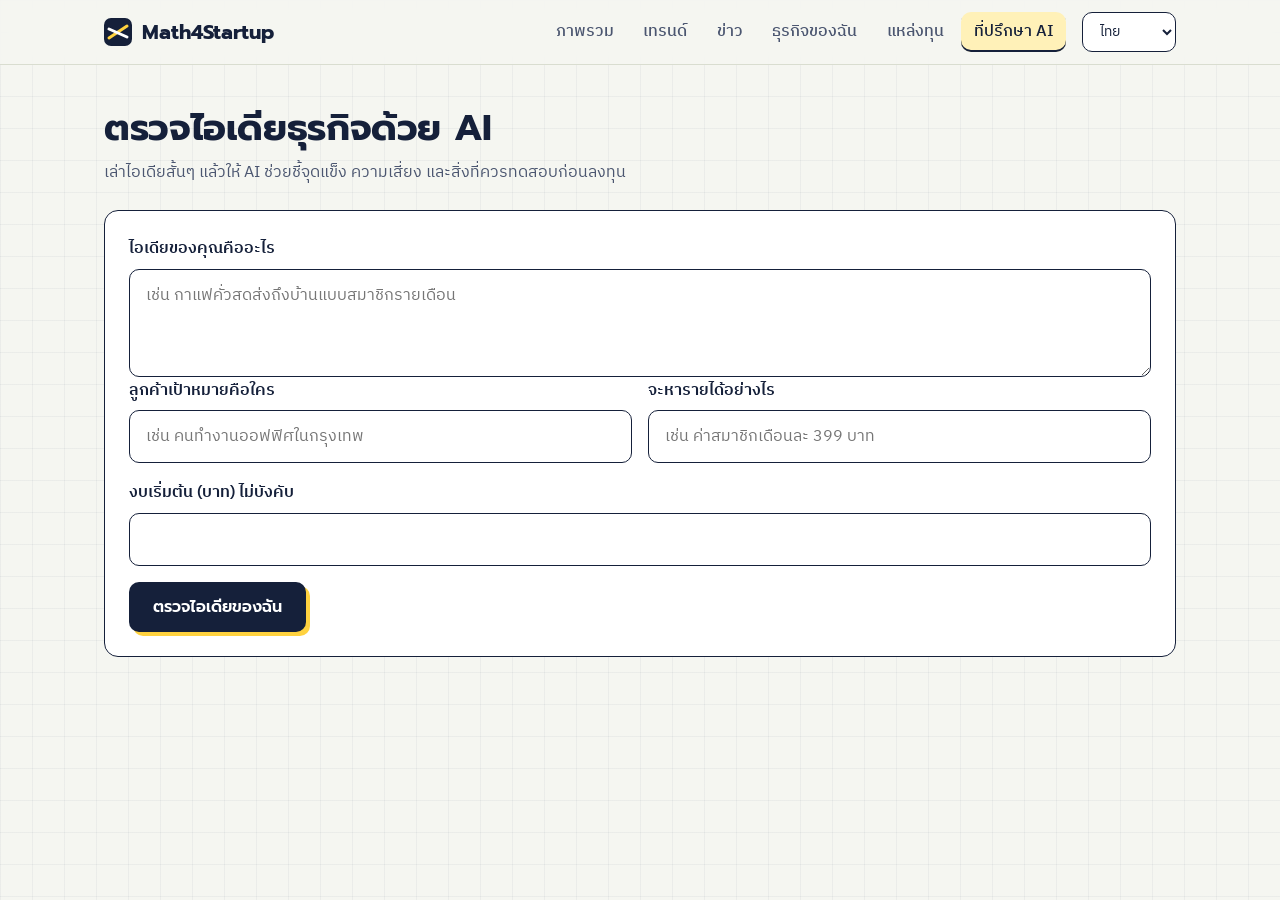
<file: idea.html>
<!DOCTYPE html>
<html lang="th">

<head>
  <meta charset="UTF-8">
  <title>ตรวจไอเดียธุรกิจ</title>
  <meta name="viewport" content="width=device-width, initial-scale=1">
  <link rel="preconnect" href="https://fonts.googleapis.com">
  <link rel="preconnect" href="https://fonts.gstatic.com" crossorigin>
  <link href="https://fonts.googleapis.com/css2?family=IBM+Plex+Sans+Thai:wght@400;500;600&family=Prompt:wght@500;600;700&display=swap" rel="stylesheet">
  <link rel="stylesheet" href="style.css">
  <link rel="stylesheet" href="dashboard.css">
</head>

<body>
  <header class="site-header">
    <div class="wrap bar">
      <a class="brand" href="index.html">
        <svg width="28" height="28" viewBox="0 0 28 28" aria-hidden="true">
          <rect width="28" height="28" rx="7" fill="#15203A"/>
          <path d="M5 20 L23 8" stroke="#FFD23F" stroke-width="3" stroke-linecap="round"/>
          <path d="M5 11 L23 19" stroke="#fff" stroke-width="3" stroke-linecap="round"/>
        </svg>
        Math4Startup
      </a>
      <nav class="main-nav" aria-label="Main">
        <a href="overview.html" data-i18n="navOverview">ภาพรวม</a>
        <a href="trends.html" data-i18n="navTrends">เทรนด์</a>
        <a href="news.html" data-i18n="navNews">ข่าว</a>
        <a href="mybiz.html" data-i18n="navMybiz">ธุรกิจของฉัน</a>
        <a href="funding.html" data-i18n="navFunding">แหล่งทุน</a>
        <a href="advisor.html" data-i18n="navAdvisor" aria-current="page">ที่ปรึกษา AI</a>
      </nav>
      <div class="lang">
        <select id="languageSelect" onchange="setLanguage(this.value)" aria-label="Language">
          <option value="th" data-i18n="langThai">ไทย</option>
          <option value="en" data-i18n="langEnglish">English</option>
        </select>
      </div>
    </div>
  </header>

  <main class="container">
    <div class="header">
      <h1 data-i18n="ideaTitle">ตรวจไอเดียธุรกิจด้วย AI</h1>
      <p data-i18n="ideaSubtitle"></p>
    </div>

    <section class="section-card">
      <form id="ideaForm" novalidate>
        <div class="form-group"><label for="fIdea" data-i18n="ideaF1"></label>
          <textarea id="fIdea" rows="3" maxlength="600" data-i18n-placeholder="ideaF1Ph"></textarea></div>
        <div class="form-row">
          <div class="form-group"><label for="fCust" data-i18n="ideaF2"></label>
            <input type="text" id="fCust" maxlength="300" data-i18n-placeholder="ideaF2Ph"></div>
          <div class="form-group"><label for="fRev" data-i18n="ideaF3"></label>
            <input type="text" id="fRev" maxlength="300" data-i18n-placeholder="ideaF3Ph"></div>
        </div>
        <div class="form-row">
          <div class="form-group"><label for="fBudget" data-i18n="ideaF4"></label>
            <input type="number" id="fBudget" inputmode="decimal" min="0" step="any"></div>
        </div>
        <button type="submit" id="ideaBtn" data-i18n="ideaBtn">ตรวจไอเดียของฉัน</button>
      </form>
    </section>

    <section class="section-card" id="resultCard" hidden>
      <h3 class="card-title" data-i18n="ideaResult"></h3>
      <div class="result-text" id="resultText" aria-live="polite"></div>
      <p class="help-text" data-i18n="ideaNote"></p>
    </section>
  </main>

  <script src="i18n.js"></script>
  <script src="lib.js"></script>
  <script>
    Object.assign(translations.th, {
  "ideaTitle": "ตรวจไอเดียธุรกิจด้วย AI",
  "ideaSubtitle": "เล่าไอเดียสั้นๆ แล้วให้ AI ช่วยชี้จุดแข็ง ความเสี่ยง และสิ่งที่ควรทดสอบก่อนลงทุน",
  "ideaF1": "ไอเดียของคุณคืออะไร",
  "ideaF1Ph": "เช่น กาแฟคั่วสดส่งถึงบ้านแบบสมาชิกรายเดือน",
  "ideaF2": "ลูกค้าเป้าหมายคือใคร",
  "ideaF2Ph": "เช่น คนทำงานออฟฟิศในกรุงเทพ",
  "ideaF3": "จะหารายได้อย่างไร",
  "ideaF3Ph": "เช่น ค่าสมาชิกเดือนละ 399 บาท",
  "ideaF4": "งบเริ่มต้น (บาท) ไม่บังคับ",
  "ideaBtn": "ตรวจไอเดียของฉัน",
  "ideaWorking": "กำลังวิเคราะห์...",
  "ideaResult": "ผลการตรวจไอเดีย",
  "ideaNeed": "กรุณาใส่ไอเดียก่อน",
  "ideaNote": "AI ไม่มีข้อมูลตลาดสดๆ ผลนี้เป็นเครื่องช่วยคิด ควรทดสอบกับลูกค้าจริงก่อนลงทุน"
});
    Object.assign(translations.en, {
  "ideaTitle": "Check your business idea with AI",
  "ideaSubtitle": "Describe your idea briefly and the AI will point out strengths, risks and what to test before investing.",
  "ideaF1": "What is your idea?",
  "ideaF1Ph": "e.g. Freshly roasted coffee delivered monthly by subscription",
  "ideaF2": "Who are your target customers?",
  "ideaF2Ph": "e.g. Office workers in Bangkok",
  "ideaF3": "How will it make money?",
  "ideaF3Ph": "e.g. 399 THB per month subscription",
  "ideaF4": "Starting budget (THB), optional",
  "ideaBtn": "Check my idea",
  "ideaWorking": "Analyzing...",
  "ideaResult": "Idea check result",
  "ideaNeed": "Please describe your idea first",
  "ideaNote": "The AI has no live market data. Treat this as a thinking aid and test with real customers before investing."
});

    const $ = id => document.getElementById(id);
    const t = k => getTranslation(k);
    let busy = false;

    $('ideaForm').addEventListener('submit', async e => {
      e.preventDefault();
      if (busy) return;
      const idea = $('fIdea').value.trim();
      if (!idea) { $('fIdea').classList.add('is-invalid'); alert(t('ideaNeed')); return; }
      $('fIdea').classList.remove('is-invalid');
      busy = true;
      $('ideaBtn').disabled = true;
      $('resultCard').hidden = false;
      const out = $('resultText');
      out.className = 'result-text pending';
      out.textContent = t('ideaWorking');
      out.scrollIntoView({ block: 'nearest', behavior: 'smooth' });
      try {
        const res = await fetch('/api/advisor', {
          method: 'POST',
          headers: { 'Content-Type': 'application/json' },
          body: JSON.stringify({
            mode: 'idea', lang: Lib.lang(),
            idea: { idea, customers: $('fCust').value, revenue: $('fRev').value, budget: $('fBudget').value }
          })
        });
        if (!(res.headers.get('content-type') || '').includes('json')) throw new Error('not_configured');
        const data = await res.json();
        if (!res.ok || !data.reply) throw new Error(data.error || 'error');
        out.className = 'result-text';
        out.textContent = data.reply;
      } catch (err) {
        console.error(err);
        out.className = 'result-text error';
        out.textContent = err.message === 'not_configured' ? t('aiNotReady') : t('advisorError');
      }
      busy = false;
      $('ideaBtn').disabled = false;
    });
    $('fIdea').addEventListener('input', () => $('fIdea').classList.remove('is-invalid'));
  </script>
</body>

</html>
</file>
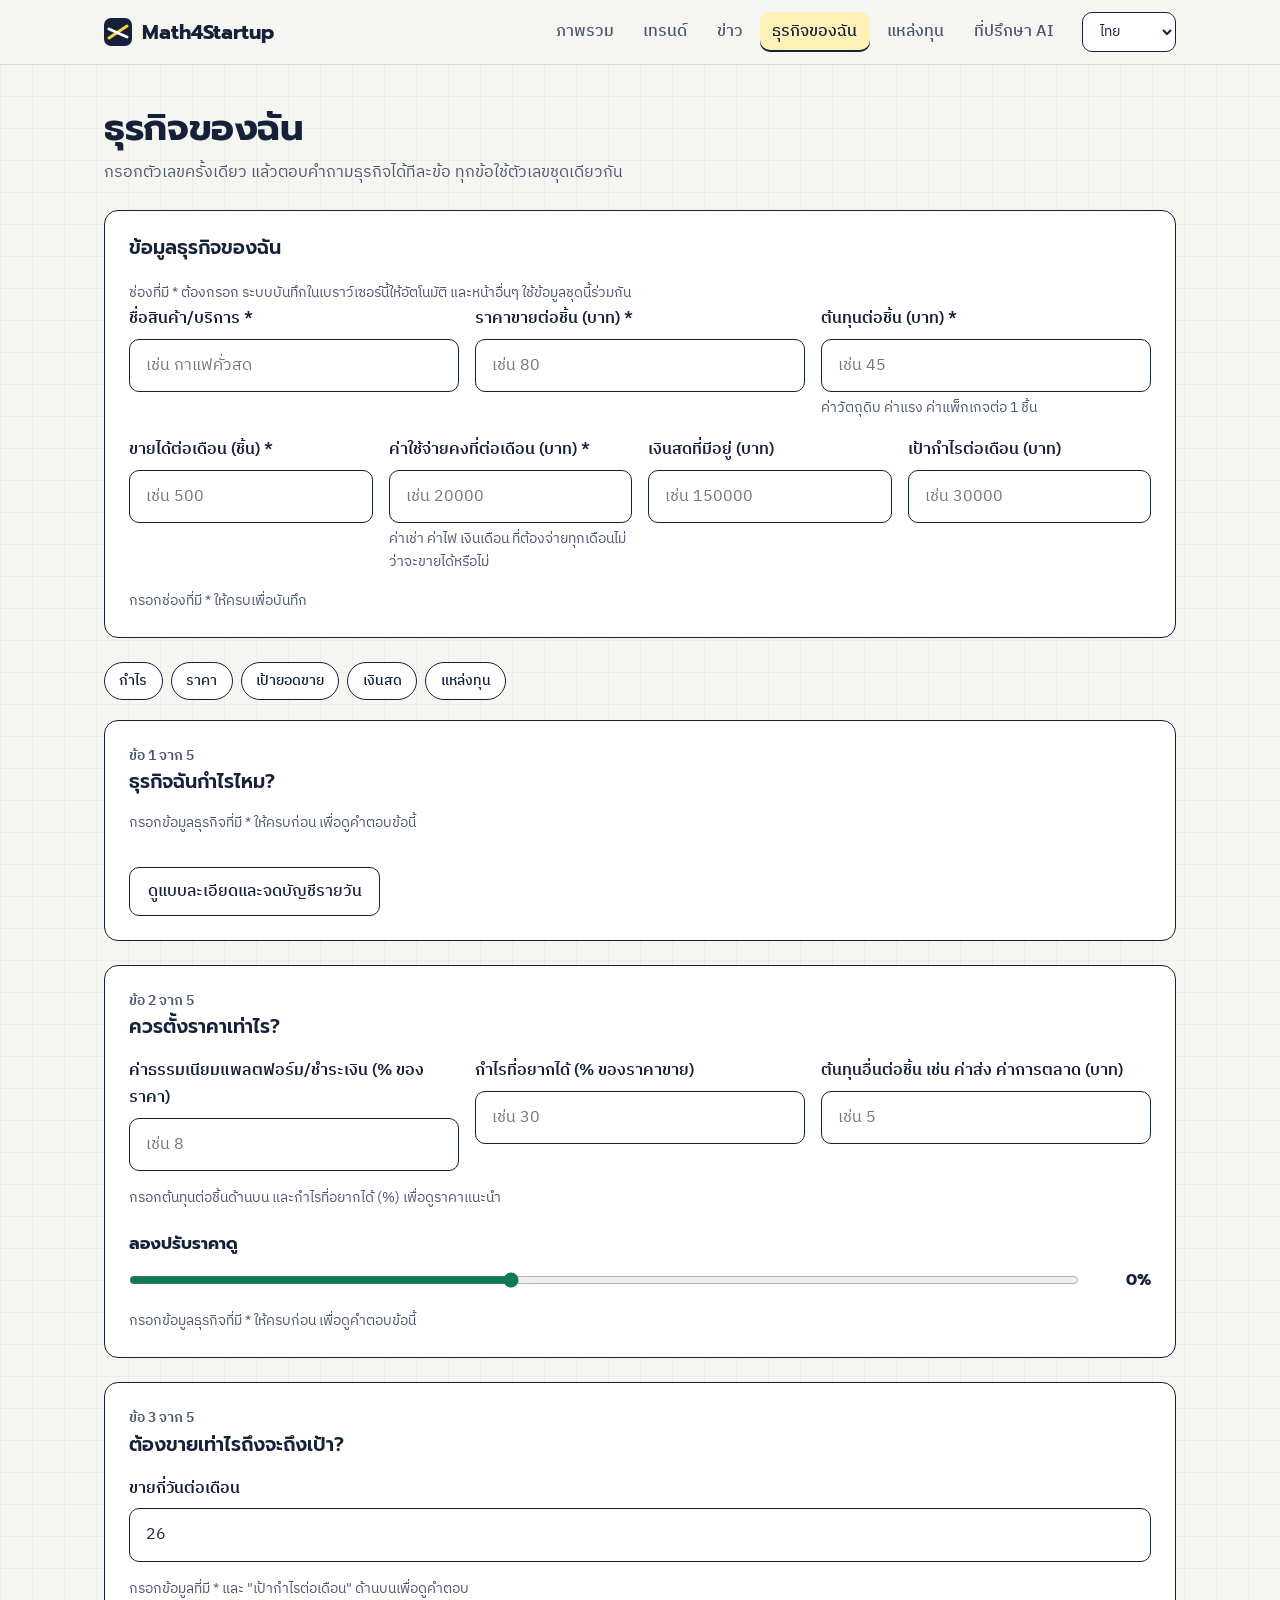
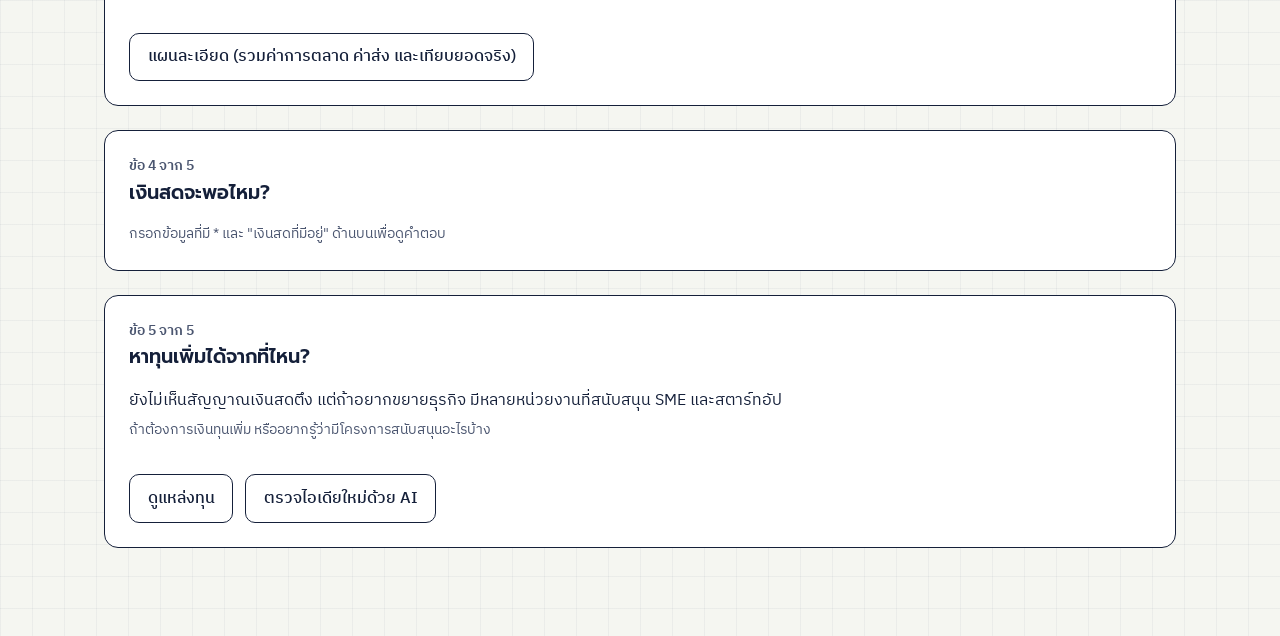
<file: mybiz.html>
<!DOCTYPE html>
<html lang="th">

<head>
  <meta charset="UTF-8">
  <title>ธุรกิจของฉัน</title>
  <meta name="viewport" content="width=device-width, initial-scale=1">
  <link rel="preconnect" href="https://fonts.googleapis.com">
  <link rel="preconnect" href="https://fonts.gstatic.com" crossorigin>
  <link href="https://fonts.googleapis.com/css2?family=IBM+Plex+Sans+Thai:wght@400;500;600&family=Prompt:wght@500;600;700&display=swap" rel="stylesheet">
  <link rel="stylesheet" href="style.css">
  <link rel="stylesheet" href="dashboard.css">
</head>

<body>
  <header class="site-header">
    <div class="wrap bar">
      <a class="brand" href="index.html">
        <svg width="28" height="28" viewBox="0 0 28 28" aria-hidden="true">
          <rect width="28" height="28" rx="7" fill="#15203A"/>
          <path d="M5 20 L23 8" stroke="#FFD23F" stroke-width="3" stroke-linecap="round"/>
          <path d="M5 11 L23 19" stroke="#fff" stroke-width="3" stroke-linecap="round"/>
        </svg>
        Math4Startup
      </a>
      <nav class="main-nav" aria-label="Main">
        <a href="overview.html" data-i18n="navOverview">ภาพรวม</a>
        <a href="trends.html" data-i18n="navTrends">เทรนด์</a>
        <a href="news.html" data-i18n="navNews">ข่าว</a>
        <a href="mybiz.html" data-i18n="navMybiz" aria-current="page">ธุรกิจของฉัน</a>
        <a href="funding.html" data-i18n="navFunding">แหล่งทุน</a>
        <a href="advisor.html" data-i18n="navAdvisor">ที่ปรึกษา AI</a>
      </nav>
      <div class="lang">
        <select id="languageSelect" onchange="setLanguage(this.value)" aria-label="Language">
          <option value="th" data-i18n="langThai">ไทย</option>
          <option value="en" data-i18n="langEnglish">English</option>
        </select>
      </div>
    </div>
  </header>

  <main class="container">
    <div class="header">
      <h1 data-i18n="mbTitle">ธุรกิจของฉัน</h1>
      <p data-i18n="mbSubtitle"></p>
    </div>

    <section class="section-card" id="dataCard">
      <h3 class="card-title" data-i18n="mbDataTitle"></h3>
      <p class="help-text" data-i18n="mbDataHint"></p>
      <div class="form-row">
        <div class="form-group"><label for="mbName" data-i18n="mbName"></label><input type="text" id="mbName" maxlength="100" data-i18n-placeholder="mbNamePh"></div>
        <div class="form-group"><label for="mbPrice" data-i18n="mbPrice"></label><input type="number" id="mbPrice" inputmode="decimal" min="0" step="any" placeholder="เช่น 80" ></div>
        <div class="form-group"><label for="mbCost" data-i18n="mbCost"></label><input type="number" id="mbCost" inputmode="decimal" min="0" step="any" placeholder="เช่น 45" ><p class="help-text" data-i18n="mbCostHelp"></p></div>
      </div>
      <div class="form-row">
        <div class="form-group"><label for="mbUnits" data-i18n="mbUnits"></label><input type="number" id="mbUnits" inputmode="decimal" min="0" step="any" placeholder="เช่น 500" ></div>
        <div class="form-group"><label for="mbExpense" data-i18n="mbExpense"></label><input type="number" id="mbExpense" inputmode="decimal" min="0" step="any" placeholder="เช่น 20000" ><p class="help-text" data-i18n="mbExpenseHelp"></p></div>
        <div class="form-group"><label for="mbCash" data-i18n="mbCash"></label><input type="number" id="mbCash" inputmode="decimal" min="0" step="any" placeholder="เช่น 150000" ></div>
        <div class="form-group"><label for="mbGoal" data-i18n="mbGoal"></label><input type="number" id="mbGoal" inputmode="decimal" min="0" step="any" placeholder="เช่น 30000" ></div>
      </div>
      <p class="help-text" id="saveNote"></p>
    </section>

    <nav class="step-chips" aria-label="Steps">
      <a class="chip-link" href="#profit" data-i18n="mbChipProfit"></a>
      <a class="chip-link" href="#price" data-i18n="mbChipPrice"></a>
      <a class="chip-link" href="#target" data-i18n="mbChipTarget"></a>
      <a class="chip-link" href="#cash" data-i18n="mbChipCash"></a>
      <a class="chip-link" href="#funding" data-i18n="mbChipFund"></a>
    </nav>

    <section class="section-card step-card" id="profit">
      <p class="step-num" data-step="1"></p><h3 class="q-title" data-i18n="mbQ1"></h3>
      <div id="profitOut"></div>
      <div class="nav-links"><a class="nav-link" href="analyze.html" data-i18n="mbMoreDetail"></a></div>
    </section>

    <section class="section-card step-card" id="price">
      <p class="step-num" data-step="2"></p><h3 class="q-title" data-i18n="mbQ2"></h3>
      <div class="form-row">
        <div class="form-group"><label for="mbFee" data-i18n="mbFee"></label><input type="number" id="mbFee" inputmode="decimal" min="0" step="any" placeholder="เช่น 8" ></div><div class="form-group"><label for="mbMargin" data-i18n="mbMargin"></label><input type="number" id="mbMargin" inputmode="decimal" min="0" step="any" placeholder="เช่น 30" ></div><div class="form-group"><label for="mbExtra" data-i18n="mbExtra"></label><input type="number" id="mbExtra" inputmode="decimal" min="0" step="any" placeholder="เช่น 5" ></div>
      </div>
      <div id="priceOut"></div>
      <h4 class="sub-title" data-i18n="mbWhatIf"></h4>
      <div class="slider-row"><input type="range" id="mbSlider" min="-20" max="30" step="5" value="0" aria-label="Price change"><strong id="sliderVal">0%</strong></div>
      <div id="whatIfOut"></div>
    </section>

    <section class="section-card step-card" id="target">
      <p class="step-num" data-step="3"></p><h3 class="q-title" data-i18n="mbQ3"></h3>
      <div class="form-row"><div class="form-group"><label for="mbDays" data-i18n="mbDays"></label><input type="number" id="mbDays" inputmode="decimal" min="0" step="any" placeholder="เช่น 26" value="26"></div></div>
      <div id="targetOut"></div>
      <div class="nav-links"><a class="nav-link" href="analyze.html" data-i18n="mbPlanLink"></a></div>
    </section>

    <section class="section-card step-card" id="cash">
      <p class="step-num" data-step="4"></p><h3 class="q-title" data-i18n="mbQ4"></h3>
      <div id="cashOut"></div>
    </section>

    <section class="section-card step-card" id="funding">
      <p class="step-num" data-step="5"></p><h3 class="q-title" data-i18n="mbQ5"></h3>
      <p id="fundHint"></p>
      <p class="help-text" data-i18n="mbFundText"></p>
      <div class="nav-links">
        <a class="nav-link" href="funding.html" data-i18n="mbFundBtn"></a>
        <a class="nav-link" href="idea.html" data-i18n="mbIdeaBtn"></a>
      </div>
    </section>
  </main>

  <script src="i18n.js"></script>
  <script src="lib.js"></script>
  <script>
    Object.assign(translations.th, {
  "navMybiz": "ธุรกิจของฉัน",
  "mbTitle": "ธุรกิจของฉัน",
  "mbSubtitle": "กรอกตัวเลขครั้งเดียว แล้วตอบคำถามธุรกิจได้ทีละข้อ ทุกข้อใช้ตัวเลขชุดเดียวกัน",
  "mbDataTitle": "ข้อมูลธุรกิจของฉัน",
  "mbDataHint": "ช่องที่มี * ต้องกรอก ระบบบันทึกในเบราว์เซอร์นี้ให้อัตโนมัติ และหน้าอื่นๆ ใช้ข้อมูลชุดนี้ร่วมกัน",
  "mbName": "ชื่อสินค้า/บริการ *",
  "mbNamePh": "เช่น กาแฟคั่วสด",
  "mbPrice": "ราคาขายต่อชิ้น (บาท) *",
  "mbCost": "ต้นทุนต่อชิ้น (บาท) *",
  "mbCostHelp": "ค่าวัตถุดิบ ค่าแรง ค่าแพ็กเกจต่อ 1 ชิ้น",
  "mbUnits": "ขายได้ต่อเดือน (ชิ้น) *",
  "mbExpense": "ค่าใช้จ่ายคงที่ต่อเดือน (บาท) *",
  "mbExpenseHelp": "ค่าเช่า ค่าไฟ เงินเดือน ที่ต้องจ่ายทุกเดือนไม่ว่าจะขายได้หรือไม่",
  "mbCash": "เงินสดที่มีอยู่ (บาท)",
  "mbGoal": "เป้ากำไรต่อเดือน (บาท)",
  "mbChipProfit": "กำไร",
  "mbChipPrice": "ราคา",
  "mbChipTarget": "เป้ายอดขาย",
  "mbChipCash": "เงินสด",
  "mbChipFund": "แหล่งทุน",
  "mbQ1": "ธุรกิจฉันกำไรไหม?",
  "mbQ2": "ควรตั้งราคาเท่าไร?",
  "mbQ3": "ต้องขายเท่าไรถึงจะถึงเป้า?",
  "mbQ4": "เงินสดจะพอไหม?",
  "mbQ5": "หาทุนเพิ่มได้จากที่ไหน?",
  "mbFee": "ค่าธรรมเนียมแพลตฟอร์ม/ชำระเงิน (% ของราคา)",
  "mbMargin": "กำไรที่อยากได้ (% ของราคาขาย)",
  "mbExtra": "ต้นทุนอื่นต่อชิ้น เช่น ค่าส่ง ค่าการตลาด (บาท)",
  "mbWhatIf": "ลองปรับราคาดู",
  "mbDays": "ขายกี่วันต่อเดือน",
  "mbMoreDetail": "ดูแบบละเอียดและจดบัญชีรายวัน",
  "mbPlanLink": "แผนละเอียด (รวมค่าการตลาด ค่าส่ง และเทียบยอดจริง)",
  "mbFundText": "ถ้าต้องการเงินทุนเพิ่ม หรืออยากรู้ว่ามีโครงการสนับสนุนอะไรบ้าง",
  "mbFundBtn": "ดูแหล่งทุน",
  "mbIdeaBtn": "ตรวจไอเดียใหม่ด้วย AI"
});
    Object.assign(translations.en, {
  "navMybiz": "My business",
  "mbTitle": "My business",
  "mbSubtitle": "Enter your numbers once, then answer your business questions one by one. Every answer uses the same numbers.",
  "mbDataTitle": "My business data",
  "mbDataHint": "Fields marked * are required. Saved automatically in this browser, and other pages use the same data.",
  "mbName": "Product / service name *",
  "mbNamePh": "e.g. Fresh roasted coffee",
  "mbPrice": "Selling price per unit (THB) *",
  "mbCost": "Cost per unit (THB) *",
  "mbCostHelp": "Materials, labor and packaging for 1 unit",
  "mbUnits": "Units sold per month *",
  "mbExpense": "Fixed costs per month (THB) *",
  "mbExpenseHelp": "Rent, electricity, salaries: due every month whether you sell or not",
  "mbCash": "Cash on hand (THB)",
  "mbGoal": "Monthly profit goal (THB)",
  "mbChipProfit": "Profit",
  "mbChipPrice": "Price",
  "mbChipTarget": "Sales goal",
  "mbChipCash": "Cash",
  "mbChipFund": "Funding",
  "mbQ1": "Is my business profitable?",
  "mbQ2": "What price should I set?",
  "mbQ3": "How much must I sell to hit my goal?",
  "mbQ4": "Will my cash last?",
  "mbQ5": "Where can I find extra funding?",
  "mbFee": "Platform / payment fee (% of price)",
  "mbMargin": "Profit you want (% of selling price)",
  "mbExtra": "Other cost per unit, e.g. shipping, marketing (THB)",
  "mbWhatIf": "Try a different price",
  "mbDays": "Selling days per month",
  "mbMoreDetail": "Detailed view and daily bookkeeping",
  "mbPlanLink": "Detailed plan (with marketing, shipping and actual-vs-goal)",
  "mbFundText": "If you need more capital or want to see what support programs exist",
  "mbFundBtn": "See funding options",
  "mbIdeaBtn": "Check a new idea with AI"
});

    const $ = id => document.getElementById(id);
    const t = k => getTranslation(k);
    const tx = (th, en) => (Lib.lang() === 'en' ? en : th);
    const nv = id => { const v = parseFloat($(id).value); return Number.isFinite(v) ? v : NaN; };
    const nv0 = id => { const v = nv(id); return Number.isNaN(v) ? 0 : v; };
    const f0 = n => Math.round(n).toLocaleString('th-TH');
    const card = (value, label, cls) => `<div class="metric-card"><div class="metric-value ${cls || ''}">${value}</div><div class="metric-label">${Lib.esc(label)}</div></div>`;
    const hint = () => `<p class="help-text">${Lib.esc(tx('กรอกข้อมูลธุรกิจที่มี * ให้ครบก่อน เพื่อดูคำตอบข้อนี้', 'Fill in the fields marked * above to see this answer.'))}</p>`;

    // ---- load / save (same shape as the old form, so every other page keeps working) ----
    function load() {
      let d = {};
      try { d = JSON.parse(localStorage.getItem('businessData') || '{}') || {}; } catch (e) { }
      const set = (id, v) => { if (v !== undefined && v !== null && v !== '') $(id).value = v; };
      set('mbName', d.productName || localStorage.getItem('selectedProduct') || '');
      set('mbPrice', d.price); set('mbCost', d.cost); set('mbUnits', d.units); set('mbExpense', d.expense);
      set('mbCash', d.cash); set('mbGoal', d.goal);
    }

    function read() {
      return { productName: $('mbName').value.trim(), price: nv('mbPrice'), cost: nv('mbCost'), units: nv('mbUnits'), expense: nv('mbExpense'), cash: nv('mbCash'), goal: nv('mbGoal') };
    }

    function save(b) {
      const note = $('saveNote');
      const ok = b.productName && b.price > 0 && b.cost >= 0 && b.units >= 0 && b.expense >= 0;
      if (!ok) { note.textContent = tx('กรอกช่องที่มี * ให้ครบเพื่อบันทึก', 'Fill in the fields marked * to save.'); return; }
      if (!(b.price > b.cost)) { note.textContent = tx('ราคาขายต้องมากกว่าต้นทุนถึงจะบันทึกและใช้กับหน้าอื่นได้', 'The price must be above cost to be saved and used on other pages.'); return; }
      let d = {};
      try { d = JSON.parse(localStorage.getItem('businessData') || '{}') || {}; } catch (e) { }
      const defaults = { businessType: 'retail', productDescription: 'ไม่ได้ระบุ', initialCapital: 0, workingCapital: 0, targetMarket: 'ลูกค้าทั่วไป',
        salesChannel: 'both', competitorCount: 'moderate', advantage: 'คุณภาพดี', employeeCount: 1, businessLocation: 'home', businessDuration: 'new',
        revenueGoal: 0, createdAt: new Date().toISOString() };
      d = Object.assign({}, defaults, d, { productName: b.productName, price: b.price, cost: b.cost, units: b.units, expense: b.expense });
      if (Number.isFinite(b.cash)) d.cash = b.cash; else delete d.cash;
      if (Number.isFinite(b.goal)) d.goal = b.goal; else delete d.goal;
      localStorage.setItem('businessData', JSON.stringify(d));
      localStorage.setItem('selectedProduct', b.productName);
      note.textContent = tx('บันทึกในเบราว์เซอร์นี้แล้ว', 'Saved in this browser.');
    }

    // ---- 1. profit ----
    function renderProfit(b, ready) {
      const out = $('profitOut');
      if (!ready) { out.innerHTML = hint(); return; }
      const c = Lib.calc(b), unit = b.price - b.cost;
      let verdict;
      if (!(unit > 0)) {
        verdict = `<div class="alert-danger">${tx('ราคาขายไม่สูงกว่าต้นทุน ขายเท่าไรก็ไม่ได้กำไร ต้องขึ้นราคาหรือลดต้นทุนก่อน', 'Your price is not above cost, so every sale loses money. Raise the price or cut cost first.')}</div>`;
      } else if (c.profit >= 0) {
        verdict = `<div class="alert-success">${tx(`ตอนนี้กำไรเดือนละ <b>${f0(c.profit)} ฿</b> (${c.margin.toFixed(1)}% ของรายได้) ขายได้ ${f0(c.breakeven)} ชิ้นต่อเดือนก็ไม่ขาดทุน`, `You make <b>${f0(c.profit)} THB</b> a month (${c.margin.toFixed(1)}% of revenue). Selling ${f0(c.breakeven)} units a month is enough to avoid a loss.`)}</div>`;
      } else {
        verdict = `<div class="alert-danger">${tx(`ตอนนี้ขาดทุนเดือนละ <b>${f0(-c.profit)} ฿</b> ต้องขายให้ถึง ${f0(c.breakeven)} ชิ้นต่อเดือนถึงจะคุ้มทุน หรือขึ้นราคาเป็นอย่างน้อย ${(b.cost + b.expense / b.units).toFixed(2)} ฿ ถ้าขายได้เท่าเดิม`, `You lose <b>${f0(-c.profit)} THB</b> a month. Sell ${f0(c.breakeven)} units a month to break even, or raise the price to at least ${(b.cost + b.expense / b.units).toFixed(2)} THB at the same volume.`)}</div>`;
      }
      const rev = b.price * b.units, vc = b.cost * b.units;
      const pct = v => (rev > 0 ? v / rev * 100 : 0);
      const rows = [['#15203A', tx('ต้นทุนสินค้า', 'Product cost'), vc], ['#FFD23F', tx('ค่าใช้จ่ายคงที่', 'Fixed costs'), b.expense], ['#0B7A55', tx('กำไร', 'Profit'), c.profit]];
      const stack = rows.map(r => `<span style="width:${Math.max(0, Math.min(100, pct(r[2]))).toFixed(1)}%;background:${r[0]}"></span>`).join('');
      const warn = c.margin > 60 ? `<div class="alert-warning">${tx('อัตรากำไรสูงมาก ลองเช็กว่านับต้นทุนครบหรือยัง เช่น ค่าแรงตัวเอง ค่าส่ง ค่าธรรมเนียมแพลตฟอร์ม', 'Your margin is very high. Check every cost is counted: your own labor, shipping, platform fees.')}</div>` : '';
      out.innerHTML = verdict + warn + `<div class="metrics-grid">
        ${card(Lib.fmt(rev) + ' ฿', tx('รายได้ต่อเดือน', 'Monthly revenue'))}
        ${card(Lib.fmt(c.profit) + ' ฿', tx('กำไรต่อเดือน', 'Monthly profit'), c.profit >= 0 ? 'positive' : 'negative')}
        ${card(c.margin.toFixed(1) + '%', tx('อัตรากำไร', 'Profit margin'))}
        ${card(c.breakeven === null ? '-' : Lib.fmt(c.breakeven), tx('จุดคุ้มทุน (ชิ้น/เดือน)', 'Break-even (units/month)'))}</div>
        <div class="bk-title">${tx('รายได้ 100 บาท ไปอยู่ตรงไหนบ้าง', 'Where each 100 THB of revenue goes')}</div><div class="stack">${stack}</div>` +
        rows.map(r => `<div class="bk-row"><span class="dot" style="background:${r[0]}"></span><span>${r[1]}</span><span>${f0(r[2])} ฿</span><span class="bk-pct ${r[2] < 0 ? 'negative' : ''}">${pct(r[2]).toFixed(1)}%</span></div>`).join('');
    }

    // ---- 2. price ----
    function renderPrice(b, ready) {
      const out = $('priceOut'), wi = $('whatIfOut');
      const margin = nv('mbMargin');
      if (!(b.cost >= 0) || !(margin >= 0)) { out.innerHTML = `<p class="help-text">${Lib.esc(tx('กรอกต้นทุนต่อชิ้นด้านบน และกำไรที่อยากได้ (%) เพื่อดูราคาแนะนำ', 'Enter your cost per unit above and the profit % you want to see a suggested price.'))}</p>`; }
      else {
        const r = Lib.calcPrice({ cost: b.cost, extra: nv0('mbExtra'), feePct: nv0('mbFee'), marginPct: margin });
        if (!r) out.innerHTML = `<div class="alert-warning">${tx('ค่าธรรมเนียม + กำไรที่ต้องการ ต้องรวมกันน้อยกว่า 100%', 'Fee % + target profit % must add up to less than 100%.')}</div>`;
        else {
          let cmp = '';
          if (b.price > 0) {
            const diff = b.price - r.price;
            cmp = diff >= 0
              ? `<p>${tx(`ราคาตอนนี้ ${f0(b.price)} ฿ สูงกว่าราคาแนะนำ ${Lib.money(diff)} ฿ จึงมีที่ให้ลดราคาได้ และยังได้กำไรตามที่ต้องการ`, `Your current price of ${f0(b.price)} THB is ${Lib.money(diff)} THB above the suggestion, so there is room to cut it and still hit your profit target.`)}</p>`
              : `<p>${tx(`ราคาตอนนี้ ${f0(b.price)} ฿ ต่ำกว่าราคาแนะนำ ${Lib.money(-diff)} ฿ กำไรจะยังไม่ถึงที่ต้องการ`, `Your current price of ${f0(b.price)} THB is ${Lib.money(-diff)} THB below the suggestion, so profit will fall short of your target.`)}</p>`;
          }
          out.innerHTML = `<div class="metrics-grid">${card(Lib.money(r.price) + ' ฿', tx('ราคาขายที่แนะนำ', 'Suggested price'))}${card(Lib.money(r.profit) + ' ฿', tx('กำไรต่อชิ้น', 'Profit per unit'), 'positive')}</div>${cmp}`;
        }
      }
      const pct = parseFloat($('mbSlider').value);
      $('sliderVal').textContent = (pct > 0 ? '+' : '') + pct + '%';
      if (!ready) { wi.innerHTML = hint(); return; }
      const w = Lib.calcWhatIf(b, pct);
      let note = '';
      if (pct !== 0 && w.volumeShiftPct !== null) {
        const s = Math.abs(w.volumeShiftPct).toFixed(0);
        note = w.volumeShiftPct < 0
          ? tx(`ถ้าขึ้นราคา ขายลดลงได้ไม่เกิน ${s}% กำไรก็ยังไม่ต่ำกว่าเดิม`, `After a price rise, sales can fall by up to ${s}% and profit still will not drop below today's.`)
          : tx(`ถ้าลดราคา ต้องขายเพิ่ม ${s}% ถึงจะได้กำไรเท่าเดิม`, `After a price cut, you need ${s}% more sales to keep today's profit.`);
      }
      wi.innerHTML = `<div class="metrics-grid">
        ${card(Lib.money(w.newPrice) + ' ฿', tx('ราคาใหม่', 'New price'))}
        ${card(Lib.fmt(w.newProfit) + ' ฿', tx('กำไรต่อเดือน (ถ้ายอดขายเท่าเดิม)', 'Monthly profit (same sales)'), w.newProfit >= 0 ? 'positive' : 'negative')}
        ${card((w.delta > 0 ? '+' : '') + Lib.fmt(w.delta) + ' ฿', tx('เปลี่ยนไปจากตอนนี้', 'Change vs today'), w.delta >= 0 ? 'positive' : 'negative')}</div>
        <p class="help-text">${note}</p>`;
    }

    // ---- 3. sales target ----
    function renderTarget(b, ready) {
      const out = $('targetOut'), days = nv('mbDays');
      if (!ready || !(b.goal >= 0)) { out.innerHTML = `<p class="help-text">${Lib.esc(tx('กรอกข้อมูลที่มี * และ "เป้ากำไรต่อเดือน" ด้านบนเพื่อดูคำตอบ', 'Fill in the fields marked * and your monthly profit goal above.'))}</p>`; return; }
      if (!(days >= 1 && days <= 31)) { out.innerHTML = `<div class="alert-warning">${tx('จำนวนวันที่ขายต่อเดือนต้องอยู่ระหว่าง 1-31', 'Selling days per month must be between 1 and 31.')}</div>`; return; }
      const r = Lib.calcTarget({ targetProfit: b.goal, price: b.price, varCost: b.cost, fixed: b.expense, days });
      if (!r) { out.innerHTML = `<div class="alert-warning">${tx('ราคาขายต้องมากกว่าต้นทุนต่อชิ้น', 'Price must be above cost per unit.')}</div>`; return; }
      const pct = r.units > 0 ? b.units / r.units * 100 : 100;
      const status = b.units >= r.units
        ? tx('ตอนนี้ขายได้ถึงเป้าแล้ว', 'You already reach this goal.')
        : tx(`ตอนนี้ขายได้ ${f0(b.units)} ชิ้น ยังต้องเพิ่มอีก ${f0(r.units - b.units)} ชิ้นต่อเดือน`, `You sell ${f0(b.units)} units now, so you need ${f0(r.units - b.units)} more a month.`);
      out.innerHTML = `<p class="big-sentence">${tx(`อยากได้กำไร <b>${f0(b.goal)} ฿</b> ต่อเดือน ต้องขายประมาณ <b>วันละ ${f0(r.perDay)} ชิ้น</b> (เดือนละ ${f0(r.units)} ชิ้น)`, `To make <b>${f0(b.goal)} THB</b> a month, sell about <b>${f0(r.perDay)} units a day</b> (${f0(r.units)} a month).`)}</p>
        <div class="progress ${pct < 100 ? 'low' : ''}"><span style="width:${Math.min(100, pct).toFixed(0)}%"></span></div>
        <div class="prog-label">${Math.round(pct)}% ${tx('ของเป้า', 'of goal')} · ${status}</div>
        <div class="metrics-grid">${card(f0(r.units), tx('ต้องขายต่อเดือน (ชิ้น)', 'Units per month'))}${card(f0(r.perDay), tx('เฉลี่ยต่อวัน (ชิ้น)', 'Average per day'))}${card(f0(r.revenue) + ' ฿', tx('ยอดขายที่ต้องทำ', 'Sales needed'))}</div>`;
    }

    // ---- 4. cash ----
    function renderCash(b, ready) {
      const out = $('cashOut');
      if (!ready || !(b.cash >= 0)) { out.innerHTML = `<p class="help-text">${Lib.esc(tx('กรอกข้อมูลที่มี * และ "เงินสดที่มีอยู่" ด้านบนเพื่อดูคำตอบ', 'Fill in the fields marked * and your cash on hand above.'))}</p>`; return null; }
      const costs = b.cost * b.units + b.expense;
      const r = Lib.calcRunway({ cash: b.cash, revenue: b.price * b.units, costs });
      let sentence, cls;
      if (r.runway === null) { sentence = tx('รายรับมากกว่ารายจ่าย ไม่ได้เผาเงินสด', 'Revenue exceeds costs, so you are not burning cash.'); cls = 'alert-success'; }
      else { sentence = tx(`ตอนนี้เผาเงินสดเดือนละ ${f0(-r.net)} ฿ เงินสดที่มีอยู่ประคองได้ประมาณ <b>${r.runway.toFixed(1)} เดือน</b>`, `You burn ${f0(-r.net)} THB a month, so your cash lasts about <b>${r.runway.toFixed(1)} months</b>.`); cls = r.runway < 3 ? 'alert-danger' : r.runway < 6 ? 'alert-warning' : 'alert-success'; }
      const cover = r.coverage === null ? '' : card(r.coverage.toFixed(1), tx('เงินสดเท่ากับกี่เดือนของค่าใช้จ่าย', 'Cash equals months of costs'), r.coverage < 3 ? 'negative' : r.coverage < 6 ? 'warning' : 'positive');
      out.innerHTML = `<div class="${cls}">${sentence}</div><div class="metrics-grid">${card(Lib.fmt(r.net) + ' ฿', tx('รายรับ − รายจ่าย ต่อเดือน', 'Revenue − costs per month'), r.net >= 0 ? 'positive' : 'negative')}${cover}</div>
        <p class="help-text">${tx('เกณฑ์คร่าวๆ ที่หลายคนใช้: เก็บเงินสดสำรองเท่ากับค่าใช้จ่าย 3-6 เดือน ไม่ใช่กฎตายตัว', 'A common rule of thumb is to keep 3-6 months of costs in reserve. It is not a hard rule.')}</p>`;
      return r;
    }

    // ---- 5. funding ----
    function renderFund(r) {
      $('fundHint').textContent = r && r.runway !== null && r.runway < 3
        ? tx('เงินสดเหลือน้อยกว่า 3 เดือน ควรดูสินเชื่อหรือการค้ำประกันเร็วๆ นี้', 'Your cash covers under 3 months, so look at loans or guarantees soon.')
        : tx('ยังไม่เห็นสัญญาณเงินสดตึง แต่ถ้าอยากขยายธุรกิจ มีหลายหน่วยงานที่สนับสนุน SME และสตาร์ทอัป', 'No sign of a cash squeeze yet, but if you want to grow, several agencies support SMEs and startups.');
    }

    function render() {
      const b = read();
      save(b);
      const ready = b.price > 0 && b.cost >= 0 && b.units >= 0 && b.expense >= 0;
      document.querySelectorAll('[data-step]').forEach(el => { el.textContent = tx('ข้อ ' + el.dataset.step + ' จาก 5', 'Step ' + el.dataset.step + ' of 5'); });
      renderProfit(b, ready);
      renderPrice(b, ready);
      renderTarget(b, ready);
      renderFund(renderCash(b, ready));
    }

    document.querySelectorAll('.container input').forEach(el => el.addEventListener('input', render));
    document.getElementById('languageSelect').addEventListener('change', render);
    load();
    render();
  </script>
</body>

</html>
</file>
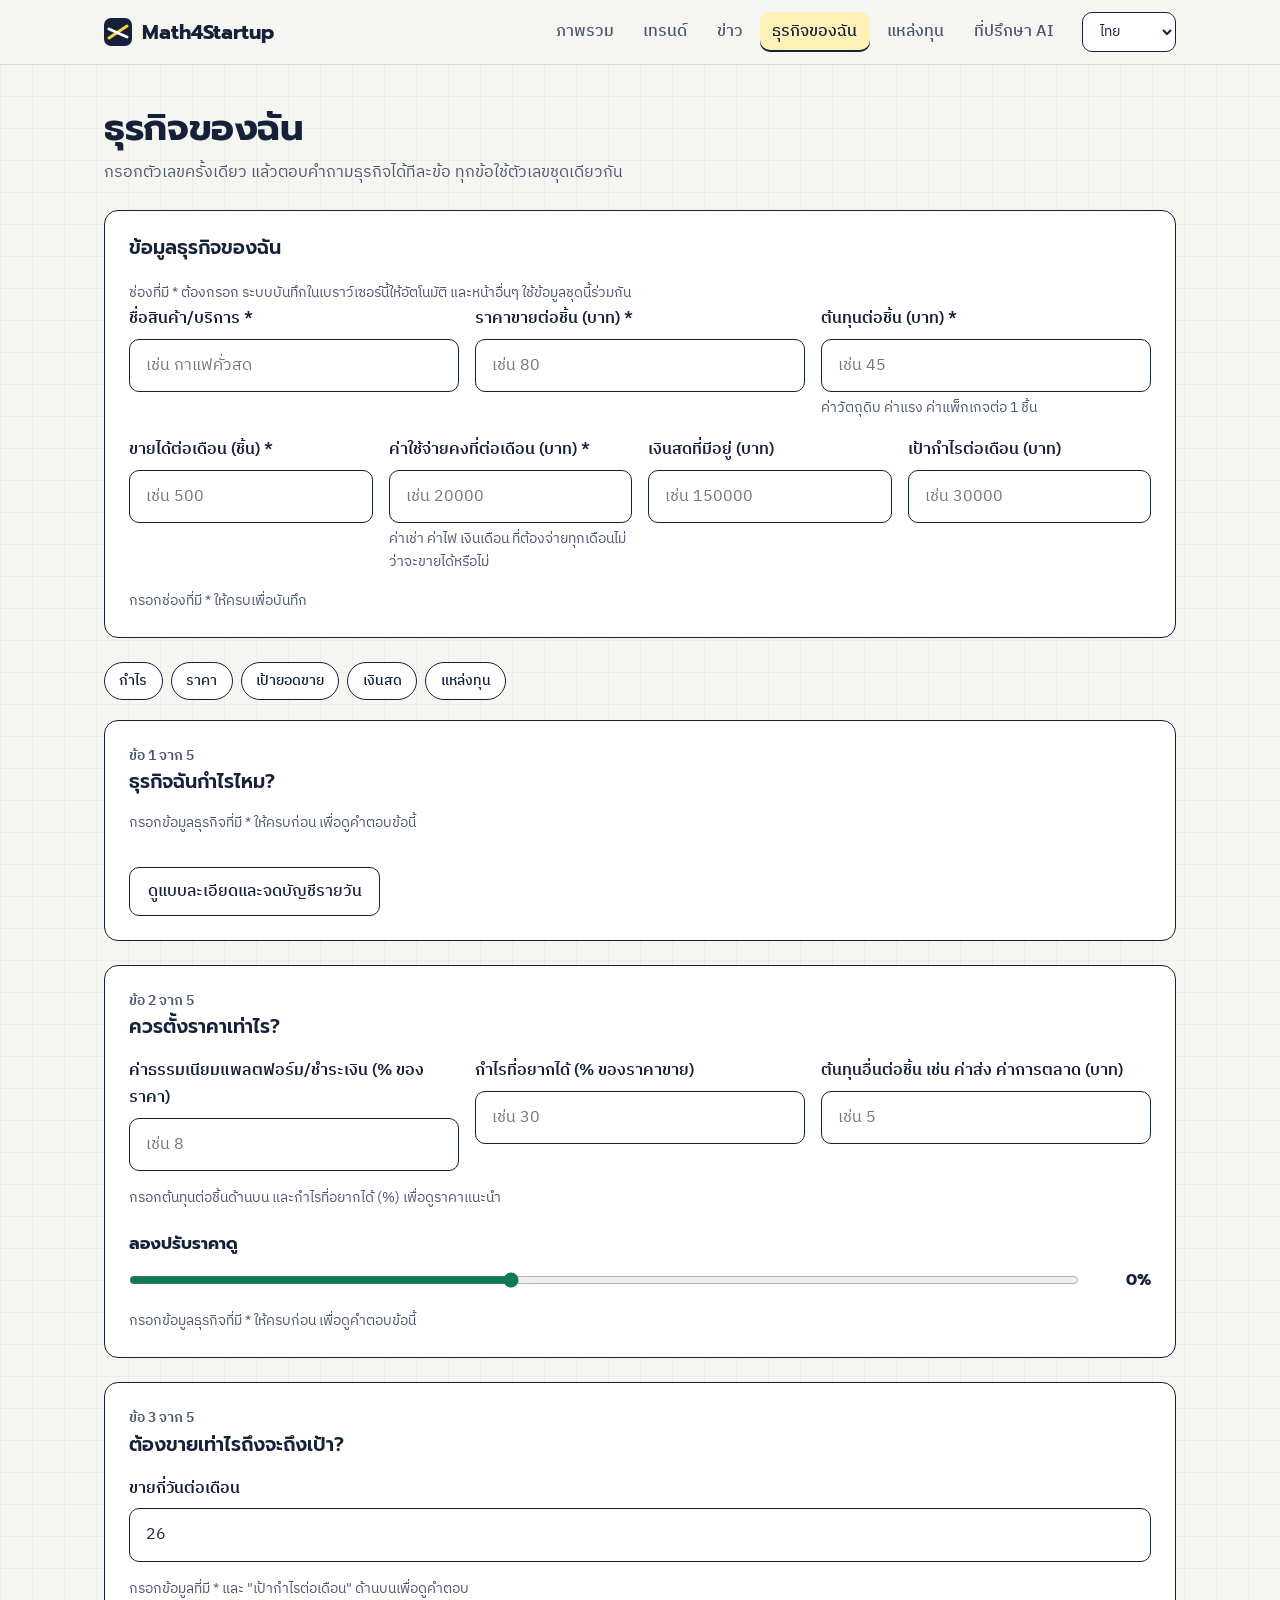
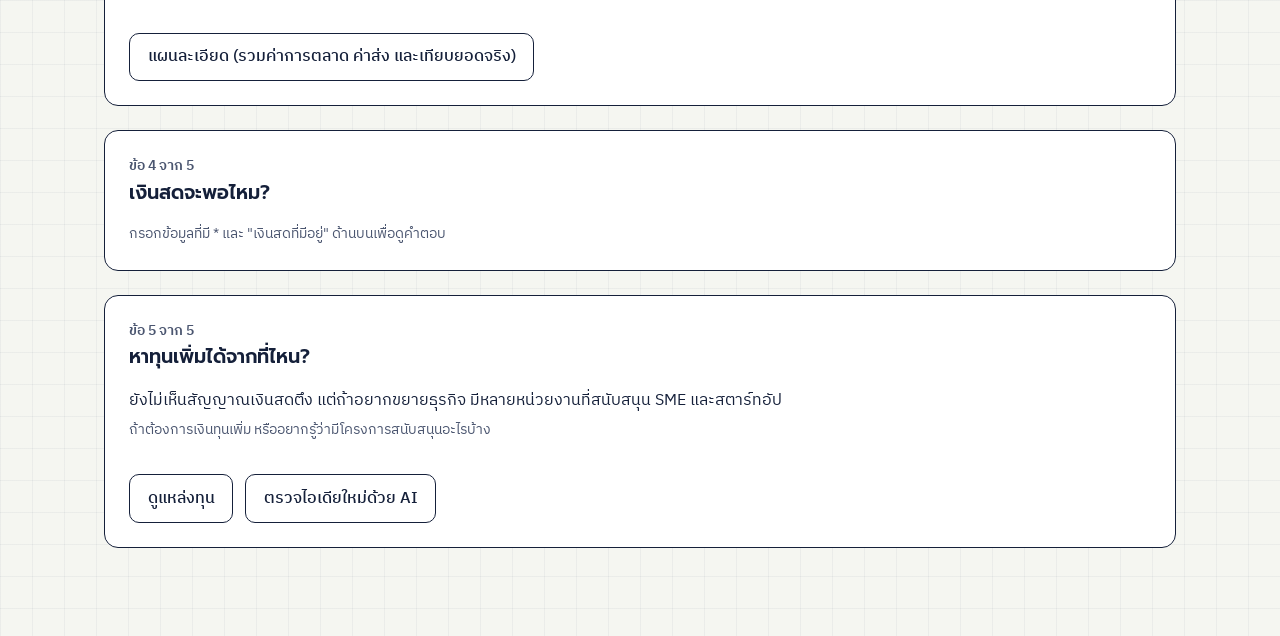
<file: tools.html>
<!DOCTYPE html>
<html lang="th">
<head>
  <meta charset="UTF-8">
  <title>ธุรกิจของฉัน</title>
  <meta name="viewport" content="width=device-width, initial-scale=1">
  <script>
    var map = { pricing: 'price', runway: 'cash', target: 'target', profit: 'profit' };
    var h = location.hash.slice(1);
    location.replace('mybiz.html' + (map[h] ? '#' + map[h] : ''));
  </script>
  <noscript><meta http-equiv="refresh" content="0; url=mybiz.html"></noscript>
</head>
<body><p><a href="mybiz.html">ไปที่ ธุรกิจของฉัน</a></p></body>
</html>
</file>
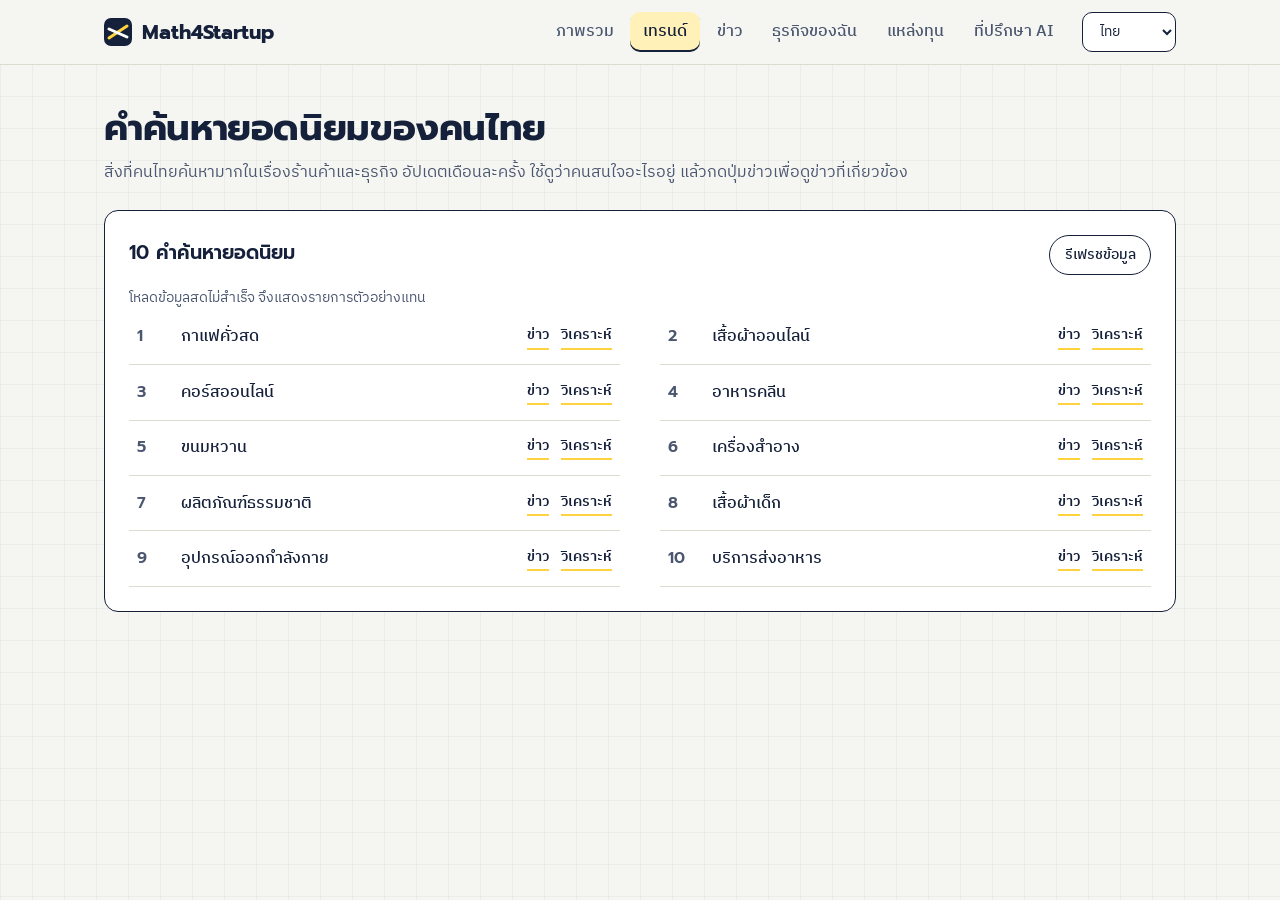
<file: trends.html>
<!DOCTYPE html>
<html lang="th">

<head>
  <meta charset="UTF-8">
  <title>เทรนด์ธุรกิจ</title>
  <meta name="viewport" content="width=device-width, initial-scale=1">
  <link rel="preconnect" href="https://fonts.googleapis.com">
  <link rel="preconnect" href="https://fonts.gstatic.com" crossorigin>
  <link href="https://fonts.googleapis.com/css2?family=IBM+Plex+Sans+Thai:wght@400;500;600&family=Prompt:wght@500;600;700&display=swap" rel="stylesheet">
  <link rel="stylesheet" href="style.css">
  <link rel="stylesheet" href="dashboard.css">
</head>

<body>
  <header class="site-header">
    <div class="wrap bar">
      <a class="brand" href="index.html">
        <svg width="28" height="28" viewBox="0 0 28 28" aria-hidden="true">
          <rect width="28" height="28" rx="7" fill="#15203A"/>
          <path d="M5 20 L23 8" stroke="#FFD23F" stroke-width="3" stroke-linecap="round"/>
          <path d="M5 11 L23 19" stroke="#fff" stroke-width="3" stroke-linecap="round"/>
        </svg>
        Math4Startup
      </a>
      <nav class="main-nav" aria-label="Main">
        <a href="overview.html" data-i18n="navOverview">ภาพรวม</a>
        <a href="trends.html" data-i18n="navTrends" aria-current="page">เทรนด์</a>
        <a href="news.html" data-i18n="navNews">ข่าว</a>
        <a href="mybiz.html" data-i18n="navMybiz">ธุรกิจของฉัน</a>
        <a href="funding.html" data-i18n="navFunding">แหล่งทุน</a>
        <a href="advisor.html" data-i18n="navAdvisor">ที่ปรึกษา AI</a>
      </nav>
      <div class="lang">
        <select id="languageSelect" onchange="setLanguage(this.value)" aria-label="Language">
          <option value="th" data-i18n="langThai">ไทย</option>
          <option value="en" data-i18n="langEnglish">English</option>
        </select>
      </div>
    </div>
  </header>

  <main class="container">
    <div class="header">
      <h1 data-i18n="trendsTitle">เทรนด์ธุรกิจตอนนี้</h1>
      <p data-i18n="trendsSubtitle"></p>
    </div>

    <section class="section-card">
      <div class="card-head">
        <h3 data-i18n="trendsListTitle">10 อันดับที่คนสนใจ</h3>
        <button type="button" class="chip" id="reloadBtn" data-i18n="refreshBtn">รีเฟรชข้อมูล</button>
      </div>
      <p class="help-text" id="trendUpdated" hidden></p>
      <p class="help-text" id="trendNote" hidden data-i18n="trendsFallback"></p>
      <ol class="trend-list with-action" id="trendList"></ol>
    </section>
  </main>

  <script src="i18n.js"></script>
  <script src="lib.js"></script>
  <script>
    Object.assign(translations.th, {
  "trendsNews": "ข่าว",
  "trendsUpdated": "ข้อมูลอัปเดตล่าสุด"
});
    Object.assign(translations.en, {
  "trendsNews": "News",
  "trendsUpdated": "Data last updated"
});

    const listEl = document.getElementById('trendList');
    const noteEl = document.getElementById('trendNote');
    const reloadBtn = document.getElementById('reloadBtn');
    const updatedEl = document.getElementById('trendUpdated');
    let current = [];
    let updated = null;

    function render() {
      const go = Lib.esc(getTranslation('trendsAnalyze'));
      const news = Lib.esc(getTranslation('trendsNews'));
      if (updated) {
        const d = new Date(updated);
        updatedEl.textContent = getTranslation('trendsUpdated') + ' ' + d.toLocaleDateString(Lib.lang() === 'en' ? 'en-GB' : 'th-TH', { day: 'numeric', month: 'long', year: 'numeric' });
        updatedEl.hidden = false;
      } else { updatedEl.hidden = true; }
      listEl.innerHTML = current.map((name, i) => `
        <li class="trend-item">
          <span class="rank">${i + 1}</span>
          <span class="name">${Lib.esc(name)}</span>
          <a class="go" href="news.html?q=${encodeURIComponent(Lib.newsKeyword(name))}">${news}</a>
          <a class="go" href="mybiz.html" data-name="${Lib.esc(name)}">${go}</a>
        </li>`).join('');
    }

    async function load() {
      reloadBtn.disabled = true;
      noteEl.hidden = true;
      listEl.innerHTML = '<li class="skeleton"></li>'.repeat(10);
      const { items, fallback, updated: u } = await Lib.fetchTrends();
      current = items;
      updated = u;
      noteEl.hidden = !fallback;
      render();
      reloadBtn.disabled = false;
    }

    listEl.addEventListener('click', e => {
      const a = e.target.closest('a[data-name]');
      if (a) localStorage.setItem('selectedProduct', a.dataset.name);
    });
    reloadBtn.addEventListener('click', load);
    document.getElementById('languageSelect').addEventListener('change', () => { if (current.length) render(); });

    load();
  </script>
</body>

</html>
</file>
<file: style.css>
/* ===== Math4Startup — shared styles =====
   Rebrand: change the values in :root below (colors + fonts). */
:root {
  --paper: #F5F6F1;
  --surface: #FFFFFF;
  --ink: #15203A;
  --muted: #4B5670;
  --line: #D9DDD0;
  --profit: #0B7A55;
  --cost: #D9482B;
  --mark: #FFD23F;
  --mark-soft: #FFF1B8;
  --font-display: 'Prompt', 'IBM Plex Sans Thai', sans-serif;
  --font-body: 'IBM Plex Sans Thai', -apple-system, 'Segoe UI', sans-serif;
  --radius: 10px;
}

* { margin: 0; padding: 0; box-sizing: border-box; }
[hidden] { display: none !important; }

body {
  font-family: var(--font-body);
  color: var(--ink);
  line-height: 1.7;
  min-height: 100vh;
  background-color: var(--paper);
  background-image:
    linear-gradient(rgba(21, 32, 58, .045) 1px, transparent 1px),
    linear-gradient(90deg, rgba(21, 32, 58, .045) 1px, transparent 1px);
  background-size: 32px 32px;
}

:focus-visible { outline: 3px solid var(--profit); outline-offset: 2px; }

.wrap { max-width: 1120px; margin: 0 auto; padding: 0 1.5rem; }
.narrow { max-width: 680px; }

/* ----- Header ----- */
.site-header {
  position: sticky; top: 0; z-index: 10;
  background: rgba(245, 246, 241, .92);
  backdrop-filter: blur(8px);
  border-bottom: 1px solid var(--line);
}
.bar { display: flex; justify-content: space-between; align-items: center; min-height: 64px; flex-wrap: wrap; column-gap: 1rem; }
.brand {
  display: flex; align-items: center; gap: .6rem;
  font-family: var(--font-display); font-weight: 700; font-size: 1.25rem;
  color: var(--ink); text-decoration: none;
}
.lang select {
  font: inherit; font-size: .9rem; color: var(--ink);
  background: var(--surface);
  border: 1.5px solid var(--ink); border-radius: var(--radius);
  padding: .4rem .8rem; cursor: pointer;
}

.main-nav { display: flex; gap: .25rem; margin-left: auto; }
.main-nav a {
  color: var(--muted); text-decoration: none; font-weight: 500;
  padding: .4rem .8rem; border-radius: var(--radius);
}
.main-nav a:hover { color: var(--ink); background: var(--mark-soft); }
.main-nav a[aria-current="page"] { color: var(--ink); background: var(--mark-soft); box-shadow: inset 0 -2px 0 var(--ink); }

/* ----- Headings & buttons ----- */
h1 {
  font-family: var(--font-display); font-weight: 700;
  font-size: clamp(1.9rem, 4.2vw, 3.1rem); line-height: 1.3; letter-spacing: -.01em;
}
h2 { font-family: var(--font-display); font-weight: 600; font-size: 1.4rem; line-height: 1.4; }

.btn {
  font-family: var(--font-display); font-weight: 600; font-size: 1rem;
  background: var(--ink); color: #fff;
  border: 0; border-radius: var(--radius);
  padding: .85rem 1.5rem; cursor: pointer;
  box-shadow: 4px 4px 0 var(--mark);
  transition: background .15s, transform .15s, box-shadow .15s;
}
.btn:hover { background: var(--profit); transform: translate(2px, 2px); box-shadow: 2px 2px 0 var(--mark); }
.btn:active { transform: translate(4px, 4px); box-shadow: 0 0 0 var(--mark); }
.btn-block { width: 100%; margin-top: .75rem; }

.ghost-btn {
  display: inline-flex; align-items: center; gap: .4rem;
  font: inherit; font-size: .9rem; color: var(--ink);
  background: transparent; border: 1.5px solid var(--ink); border-radius: var(--radius);
  padding: .35rem .9rem; cursor: pointer; transition: background .15s;
}
.ghost-btn:hover { background: var(--mark-soft); }
.ghost-btn:disabled { opacity: .5; cursor: wait; }

/* ----- Inputs ----- */
.field {
  width: 100%; min-width: 0;
  font: inherit; color: var(--ink);
  background: var(--surface);
  border: 1.5px solid var(--ink); border-radius: var(--radius);
  padding: .85rem 1rem;
}
.field::placeholder { color: #8791A5; }
.field:focus { border-color: var(--profit); outline: 3px solid rgba(11, 122, 85, .25); outline-offset: 0; }
.field.is-invalid { border-color: var(--cost); background: #FFF3EF; }

/* ----- Home: hero ----- */
.hero {
  display: grid; grid-template-columns: 1.05fr .95fr; gap: 3rem; align-items: center;
  padding: 4rem 0 3rem;
}
.hero-sub { color: var(--muted); font-size: 1.1rem; max-width: 34rem; margin-top: 1rem; }
.start { margin-top: 2rem; }
.start label { display: block; font-weight: 600; margin-bottom: .5rem; }
.start-row { display: flex; gap: .75rem; }
.start-row .btn { white-space: nowrap; }

.hero-links { margin-top: 1rem; }
.hero-links a { color: var(--ink); font-weight: 500; text-underline-offset: 3px; }

.sheet {
  background: var(--surface);
  border: 1.5px solid var(--ink); border-radius: 14px;
}
.hero-chart { padding: 1rem; }
.hero-chart svg { display: block; width: 100%; height: auto; }

.draw { stroke-dasharray: 1; stroke-dashoffset: 1; animation: draw 1.1s ease-out .2s forwards; }
.zone { opacity: 0; animation: fade .5s ease-out 1.1s forwards; }
.bep { opacity: 0; transform-box: fill-box; transform-origin: center; animation: pop .4s ease-out 1.2s forwards; }
@keyframes draw { to { stroke-dashoffset: 0; } }
@keyframes fade { to { opacity: 1; } }
@keyframes pop { from { opacity: 0; transform: scale(.4); } to { opacity: 1; transform: scale(1); } }

/* ----- Home: trending list ----- */
.trending { padding: 1rem 0 5rem; }
.section-head {
  display: flex; justify-content: space-between; align-items: center; gap: 1rem;
  padding-bottom: .75rem; border-bottom: 1.5px solid var(--ink);
}
.trend-list { list-style: none; display: grid; grid-template-columns: 1fr 1fr; column-gap: 2.5rem; }
.trend-list li { border-bottom: 1px solid var(--line); }
.trend-row {
  display: grid; grid-template-columns: 2rem 1fr; align-items: center; gap: .75rem;
  width: 100%; padding: .85rem .5rem;
  font: inherit; color: inherit; text-align: left;
  background: none; border: 0; cursor: pointer; transition: background .15s;
}
.trend-row:hover, .trend-row.is-selected { background: var(--mark-soft); }
.trend-row .rank { font-family: var(--font-display); font-weight: 600; color: var(--muted); }
.trend-row.is-selected .rank { color: var(--ink); }
.trend-row .name { font-weight: 500; }
.skeleton { height: 52px; background: rgba(21, 32, 58, .05); animation: pulse 1.4s ease-in-out infinite; }
@keyframes pulse { 50% { opacity: .4; } }

/* ----- Form page ----- */
.page-head { padding: 3rem 0 1.5rem; }
.page-head h1 { font-size: clamp(1.6rem, 3.5vw, 2.2rem); }
.page-head p { color: var(--muted); margin-top: .5rem; }
.selected {
  display: flex; flex-wrap: wrap; gap: .5rem; align-items: center;
  padding: .75rem 1rem; margin-bottom: 1rem;
  background: var(--mark-soft);
  border: 1.5px solid var(--ink); border-radius: var(--radius);
}
.note { border-left: 4px solid var(--profit); padding: .25rem 1rem; margin-bottom: 1.5rem; color: var(--muted); }
.form-sheet { padding: 1.75rem; }
.form-group { margin-bottom: 1.25rem; }
.form-group label { display: block; font-weight: 600; margin-bottom: .4rem; }
.grid-2 { display: grid; grid-template-columns: 1fr 1fr; gap: 1.25rem; }
.required { color: var(--cost); }
.help-text { font-size: .85rem; color: var(--muted); margin-top: .3rem; }
.affix { position: relative; }
.affix > span {
  position: absolute; left: 1rem; top: 50%; transform: translateY(-50%);
  color: var(--muted); font-weight: 600; pointer-events: none;
}
.affix .field { padding-left: 2.1rem; }
.back { display: inline-block; margin: 1.5rem 0 4rem; color: var(--ink); font-weight: 500; text-underline-offset: 3px; }

/* ----- Responsive & motion ----- */
@media (max-width: 960px) {
  .bar { padding-top: .5rem; }
  .lang { margin-left: auto; }
  .main-nav { order: 3; width: 100%; margin: 0; padding-bottom: .5rem; overflow-x: auto; }
}
@media (max-width: 820px) {
  .hero { grid-template-columns: 1fr; gap: 2rem; padding-top: 2.5rem; }
  .trend-list { grid-template-columns: 1fr; }
  .start-row { flex-direction: column; }
  .grid-2 { grid-template-columns: 1fr; gap: 0; }
  .form-sheet { padding: 1.25rem; }
}
@media (prefers-reduced-motion: reduce) {
  .draw, .zone, .bep, .skeleton { animation: none; opacity: 1; stroke-dashoffset: 0; transform: none; }
  .btn, .ghost-btn, .trend-row { transition: none; }
}
</file>
<file: dashboard.css>
/* ===== Math4Startup — dashboard pages (analyze, analysis-result, daily) =====
   Loads after style.css. Uses the same class names as the old pages. */

.container { max-width: 1120px; margin: 0 auto; padding: 0 1.5rem 4rem; }

.header { padding: 2.5rem 0 1.5rem; }
.header h1 { font-size: clamp(1.6rem, 3.5vw, 2.3rem); }
.header p { color: var(--muted); margin-top: .4rem; }

.product-info {
  display: flex; flex-wrap: wrap; gap: .25rem 1.5rem; align-items: baseline;
  padding: .9rem 1.25rem; margin-bottom: 1.5rem;
  background: var(--mark-soft); border: 1.5px solid var(--ink); border-radius: var(--radius);
}
.product-info h3 { font-size: 1rem; font-family: var(--font-body); font-weight: 500; }
.product-info p { color: var(--muted); }
.product-info #currentProduct, .product-info #currentBusinessType { font-weight: 600; color: var(--ink); }

/* Tabs */
.tab-navigation {
  display: flex; flex-wrap: wrap; gap: .5rem;
  border-bottom: 1.5px solid var(--ink); margin-bottom: 1.5rem;
}
.container .tab-button {
  flex: 0 1 auto; min-width: 0;
  font: inherit; font-weight: 500; color: var(--muted);
  background: transparent; border: 1.5px solid transparent; border-bottom: 0;
  border-radius: var(--radius) var(--radius) 0 0;
  padding: .7rem 1.1rem; margin-bottom: -1.5px; box-shadow: none; cursor: pointer;
}
.container .tab-button:hover { color: var(--ink); background: var(--mark-soft); transform: none; box-shadow: none; }
.container .tab-button.active { background: var(--ink); color: #fff; border-color: var(--ink); }
.tab-content { display: none; }
.tab-content.active { display: block; }

/* Cards */
.section-card, .form-section, .input-section, .chart-container, .transaction-list {
  background: var(--surface); border: 1.5px solid var(--ink); border-radius: 14px;
  padding: 1.5rem; margin-bottom: 1.5rem;
}
.section-card .chart-container, .section-card .transaction-list {
  border: 0; border-radius: 0; padding: 0; background: none; margin-bottom: 1.5rem;
}
.section-card h3, .form-section h3, .input-section h3, .chart-container h3, .transaction-list h3 {
  font-family: var(--font-display); font-weight: 600; font-size: 1.2rem; line-height: 1.4;
}
.card-title { margin-bottom: 1.25rem; }

/* Numbers */
.metrics-grid, .summary-cards {
  display: grid; grid-template-columns: repeat(auto-fit, minmax(220px, 1fr)); gap: 1rem; margin-bottom: 1.5rem;
}
.metric-card, .summary-card {
  background: var(--paper); border: 1px solid var(--line); border-radius: 12px; padding: 1.1rem 1.25rem;
}
.metric-value, .summary-amount { font-family: var(--font-display); font-weight: 600; font-size: 1.7rem; line-height: 1.3; }
.metric-label, .summary-title { color: var(--muted); font-size: .9rem; margin-top: .15rem; }
.positive, .income { color: var(--profit); }
.negative, .expense { color: var(--cost); }
.neutral, .balance { color: var(--ink); }
.warning { color: #8A5A00; }

.insights-list { display: grid; gap: .75rem; }
.insight-item {
  background: var(--mark-soft); border-left: 4px solid var(--ink);
  padding: .9rem 1rem; border-radius: 6px;
}

/* Forms */
.form-row { display: grid; grid-template-columns: repeat(auto-fit, minmax(200px, 1fr)); gap: 1rem; margin-bottom: 1rem; }
.form-group { display: flex; flex-direction: column; margin-bottom: 0; }
.form-group + button { margin-top: 1rem; }
.container label { display: block; font-weight: 600; margin-bottom: .4rem; }
.container input, .container select, .container textarea {
  width: 100%; min-width: 0; font: inherit; color: var(--ink);
  background: var(--surface); border: 1.5px solid var(--ink); border-radius: var(--radius);
  padding: .75rem 1rem;
}
.container input:focus, .container select:focus, .container textarea:focus {
  border-color: var(--profit); outline: 3px solid rgba(11, 122, 85, .25); outline-offset: 0;
}
.container button {
  font-family: var(--font-display); font-weight: 600; font-size: 1rem; color: #fff;
  background: var(--ink); border: 0; border-radius: var(--radius);
  padding: .8rem 1.5rem; cursor: pointer;
  box-shadow: 4px 4px 0 var(--mark);
  transition: background .15s, transform .15s, box-shadow .15s;
}
.container button:hover { background: var(--profit); transform: translate(2px, 2px); box-shadow: 2px 2px 0 var(--mark); }
.container button:active { transform: translate(4px, 4px); box-shadow: 0 0 0 var(--mark); }

/* Transactions */
.transaction-list { overflow-x: auto; }
.section-card .transaction-list { max-height: 400px; overflow-y: auto; }
.transaction-item {
  display: grid; grid-template-columns: 1fr 2fr 1fr 1fr .5fr; gap: 1rem; align-items: center;
  min-width: 560px; padding: .8rem 1rem; border-bottom: 1px solid var(--line);
}
.container .delete-btn {
  font: inherit; font-size: .8rem; font-weight: 500; color: var(--cost);
  background: transparent; border: 1.5px solid var(--cost); border-radius: 8px;
  padding: .25rem .7rem; box-shadow: none;
}
.container .delete-btn:hover { color: #fff; background: var(--cost); transform: none; box-shadow: none; }

/* Alerts (analysis-result) */
.alert-success, .alert-warning, .alert-danger { padding: 1rem; border-radius: var(--radius); margin-bottom: 1rem; border: 1.5px solid; }
.alert-success { background: rgba(11, 122, 85, .08); border-color: var(--profit); color: #08613F; }
.alert-warning { background: rgba(255, 210, 63, .25); border-color: #C99A00; color: #6B4E00; }
.alert-danger { background: #FFF3EF; border-color: var(--cost); color: #A8321A; }
.comparison-section { display: none; }
.comparison-section.active { display: block; }

/* Links */
.nav-links { display: flex; flex-wrap: wrap; gap: .75rem; margin-top: 2rem; }
.nav-link {
  display: inline-block; color: var(--ink); text-decoration: none; font-weight: 500;
  background: var(--surface); border: 1.5px solid var(--ink); border-radius: var(--radius);
  padding: .6rem 1.1rem; margin: 1.5rem .75rem 0 0; transition: background .15s;
}
.nav-links .nav-link { margin: 0; }
.nav-link:hover { background: var(--mark-soft); }

/* Chat (advisor.html) */
.chat-log { display: flex; flex-direction: column; gap: .75rem; margin-bottom: 1rem; }
.msg {
  max-width: min(42rem, 88%); padding: .75rem 1rem; border-radius: 14px;
  border: 1.5px solid var(--ink); white-space: pre-wrap; overflow-wrap: anywhere;
}
.msg-user { align-self: flex-end; background: var(--ink); color: #fff; border-bottom-right-radius: 4px; }
.msg-ai { align-self: flex-start; background: var(--surface); border-bottom-left-radius: 4px; }
.msg.pending { color: var(--muted); }
.msg.error { border-color: var(--cost); background: #FFF3EF; color: #A8321A; }
.starters { display: flex; flex-wrap: wrap; gap: .5rem; margin-bottom: 1rem; }
.container .chip {
  font: inherit; font-size: .9rem; font-weight: 500; color: var(--ink);
  background: var(--surface); border: 1.5px solid var(--ink); border-radius: 999px;
  padding: .4rem .9rem; box-shadow: none;
}
.container .chip:hover { background: var(--mark-soft); transform: none; box-shadow: none; }
.chat-form { display: flex; gap: .75rem; align-items: flex-end; }
.chat-form textarea { flex: 1; resize: vertical; min-height: 3rem; max-height: 10rem; }
.container .check { display: flex; align-items: center; gap: .5rem; font-weight: 500; margin: 0; }
.container input[type="checkbox"] { width: 1.1rem; height: 1.1rem; padding: 0; accent-color: var(--profit); }

/* News (news.html) */
.filters { display: flex; flex-wrap: wrap; gap: .5rem; margin-bottom: .75rem; }
.container .chip[aria-pressed="true"] { background: var(--ink); color: #fff; }
.news-list { list-style: none; margin: 1rem 0; }
.news-item {
  display: block; padding: .9rem .5rem; color: var(--ink); text-decoration: none;
  border-bottom: 1px solid var(--line); transition: background .15s;
}
.news-item:hover { background: var(--mark-soft); }
.news-title { font-weight: 600; line-height: 1.5; }
.news-meta { color: var(--muted); font-size: .85rem; margin-top: .15rem; }
.news-msg { padding: 1.5rem .5rem; color: var(--muted); }
.news-msg.error { color: #A8321A; }

/* Overview + trends */
.ov-grid { display: grid; grid-template-columns: 1fr 1fr; gap: 1.5rem; margin-bottom: 1.5rem; }
.ov-grid .section-card { margin-bottom: 0; }
.card-head { display: flex; justify-content: space-between; align-items: baseline; gap: 1rem; margin-bottom: .75rem; }
.card-head h3 { margin: 0; }
.card-head a { color: var(--ink); font-weight: 500; font-size: .9rem; text-underline-offset: 3px; }
.mini-list { list-style: none; }
.mini-list li { border-bottom: 1px solid var(--line); }
.mini-list li a { display: block; padding: .7rem .25rem; color: var(--ink); text-decoration: none; }
.mini-list li a:hover { background: var(--mark-soft); }
.mini-list .rank { display: inline-block; width: 1.6rem; font-family: var(--font-display); font-weight: 600; color: var(--muted); }
.cta-card { display: flex; align-items: center; justify-content: space-between; gap: 1rem; flex-wrap: wrap; }
.cta-card h3 { margin-bottom: .15rem; }
.btn-link {
  display: inline-block; font-family: var(--font-display); font-weight: 600; color: #fff; text-decoration: none;
  background: var(--ink); border-radius: var(--radius); padding: .8rem 1.5rem;
  box-shadow: 4px 4px 0 var(--mark); transition: background .15s, transform .15s, box-shadow .15s;
}
.btn-link:hover { background: var(--profit); transform: translate(2px, 2px); box-shadow: 2px 2px 0 var(--mark); }
a.trend-row { text-decoration: none; }
.trend-list.with-action .trend-row { grid-template-columns: 2rem 1fr auto; }
.trend-row .go { font-size: .85rem; font-weight: 600; border-bottom: 2px solid var(--mark); }

/* Tools, funding, idea, trend->news */
.section-title { font-size: 1.2rem; margin: .5rem 0 .75rem; }
.tool-grid { display: grid; grid-template-columns: repeat(auto-fit, minmax(240px, 1fr)); gap: 1rem; margin-bottom: 1.5rem; }
.tool-card {
  display: flex; flex-direction: column; gap: .25rem; padding: 1rem 1.25rem; color: var(--ink); text-decoration: none;
  background: var(--surface); border: 1.5px solid var(--ink); border-radius: 14px; transition: background .15s;
}
.tool-card:hover { background: var(--mark-soft); }
.tool-card strong { font-family: var(--font-display); font-weight: 600; }
.tool-card span { color: var(--muted); font-size: .9rem; }
.fund-card p { margin-bottom: 1rem; }
.fund-list .section-card { margin-bottom: 1rem; }
.tag { font-size: .8rem; font-weight: 600; padding: .1rem .6rem; border: 1.5px solid var(--ink); border-radius: 999px; background: var(--mark-soft); white-space: nowrap; }
.plain-list { margin: 0 0 1rem 1.25rem; }
.plain-list li { margin-bottom: .25rem; }
.alert-warning.alert-note, p.alert-warning { margin-bottom: 1rem; }
.result-text { white-space: pre-wrap; overflow-wrap: anywhere; margin-bottom: 1rem; }
.result-text.pending { color: var(--muted); }
.result-text.error { color: #A8321A; }
.container textarea { resize: vertical; }
.q-banner { display: flex; flex-wrap: wrap; justify-content: space-between; gap: .5rem; padding: .6rem 1rem; margin-bottom: 1rem; background: var(--mark-soft); border: 1.5px solid var(--ink); border-radius: var(--radius); }
.q-banner a { color: var(--ink); font-weight: 500; text-underline-offset: 3px; }
.trend-item { display: grid; grid-template-columns: 2rem 1fr auto auto; align-items: center; gap: .75rem; padding: .85rem .5rem; }
.trend-item .rank { font-family: var(--font-display); font-weight: 600; color: var(--muted); }
.trend-item .name { font-weight: 500; }
.trend-item .go { color: var(--ink); font-size: .85rem; font-weight: 600; text-decoration: none; border-bottom: 2px solid var(--mark); }
.trend-item .go:hover { background: var(--mark-soft); }
.trend-list.with-action li.trend-item { border-bottom: 1px solid var(--line); }

/* Analysis pages */
.donut-wrap { max-width: 300px; margin: 0 auto 1rem; }
.breakdown { margin: 1rem 0 1.5rem; }
.bk-title { font-weight: 600; margin-bottom: .5rem; }
.stack { display: flex; height: 14px; border: 1.5px solid var(--ink); border-radius: 999px; overflow: hidden; margin-bottom: .75rem; background: var(--surface); }
.stack span { display: block; height: 100%; }
.bk-row { display: grid; grid-template-columns: auto 1fr auto auto; gap: .6rem; align-items: center; padding: .4rem 0; border-bottom: 1px solid var(--line); }
.bk-row .dot { width: .8rem; height: .8rem; border-radius: 3px; border: 1px solid var(--ink); }
.bk-pct { min-width: 4.5rem; text-align: right; color: var(--muted); }
.progress { height: 14px; border: 1.5px solid var(--ink); border-radius: 999px; overflow: hidden; background: var(--surface); margin: .75rem 0 .35rem; }
.progress > span { display: block; height: 100%; background: var(--profit); }
.progress.low > span { background: var(--mark); }
.prog-label { font-weight: 500; margin-bottom: 1rem; }
.plan-chart svg { display: block; width: 100%; height: auto; max-width: 560px; margin: 0 auto; }

/* Plain-language helpers, summary card, folded details */
.form-group { min-width: 0; }
.container input[type="date"] { -webkit-appearance: none; appearance: none; display: block; min-width: 0; max-width: 100%; text-align: left; min-height: 3rem; }
.tab-desc { color: var(--muted); margin: -.5rem 0 1.25rem; }
.empty-note { padding: 1.25rem; text-align: center; color: var(--muted); background: var(--paper); border: 1.5px dashed var(--line); border-radius: var(--radius); margin-bottom: 1rem; }
.alert-note { padding: .6rem 1rem; margin-bottom: 1rem; background: rgba(11, 122, 85, .08); border: 1.5px solid var(--profit); border-radius: var(--radius); color: #08613F; font-size: .95rem; }
.host { color: var(--muted); font-size: .85rem; margin: -.5rem 0 .75rem; word-break: break-all; }
p.alert-danger { margin-bottom: 1rem; }
.hero-card { border-width: 2px; }
.kicker { font-weight: 600; font-size: .9rem; color: var(--muted); margin-bottom: .25rem; }
.big-sentence { font-family: var(--font-display); font-weight: 500; font-size: 1.3rem; line-height: 1.7; margin-bottom: .75rem; }
.big-sentence b { background: var(--mark-soft); padding: 0 .3rem; border-radius: 4px; font-weight: 700; }
.muted { color: var(--muted); }
.section-card.fold { padding: 0; }
.fold summary { cursor: pointer; padding: 1.1rem 1.5rem; font-family: var(--font-display); font-weight: 600; list-style: none; }
.fold summary::-webkit-details-marker { display: none; }
.fold summary::before { content: "+"; display: inline-block; width: 1.4rem; font-weight: 700; }
.fold[open] summary::before { content: "−"; }
.fold summary small { font-family: var(--font-body); font-weight: 400; color: var(--muted); }
.fold .metrics-grid { padding: 0 1.5rem 1.5rem; margin-bottom: 0; }

/* My business page */
.step-chips { display: flex; flex-wrap: wrap; gap: .5rem; margin: 0 0 1.25rem; }
.chip-link { color: var(--ink); text-decoration: none; font-weight: 500; font-size: .9rem; padding: .35rem .9rem; background: var(--surface); border: 1.5px solid var(--ink); border-radius: 999px; }
.chip-link:hover { background: var(--mark-soft); }
.step-card { scroll-margin-top: 150px; }
.step-num { font-size: .85rem; font-weight: 600; color: var(--muted); }
.q-title { font-family: var(--font-display); font-size: 1.4rem; margin: .1rem 0 1rem; }
.sub-title { font-family: var(--font-display); font-size: 1.05rem; margin: 1.25rem 0 .5rem; }
.slider-row { display: flex; align-items: center; gap: 1rem; margin-bottom: 1rem; }
.slider-row strong { min-width: 3.5rem; text-align: right; font-family: var(--font-display); }
.container input[type="range"] { padding: 0; border: 0; background: none; min-height: 0; accent-color: var(--profit); }
.step-card .alert-success, .step-card .alert-warning, .step-card .alert-danger { margin-bottom: 1rem; }

@media (max-width: 820px) {
  .ov-grid { grid-template-columns: 1fr; }
}
@media (max-width: 820px) {
  .section-card, .form-section, .input-section, .chart-container, .transaction-list { padding: 1.1rem; }
}
@media (prefers-reduced-motion: reduce) {
  .container button, .nav-link { transition: none; }
}
</file>
